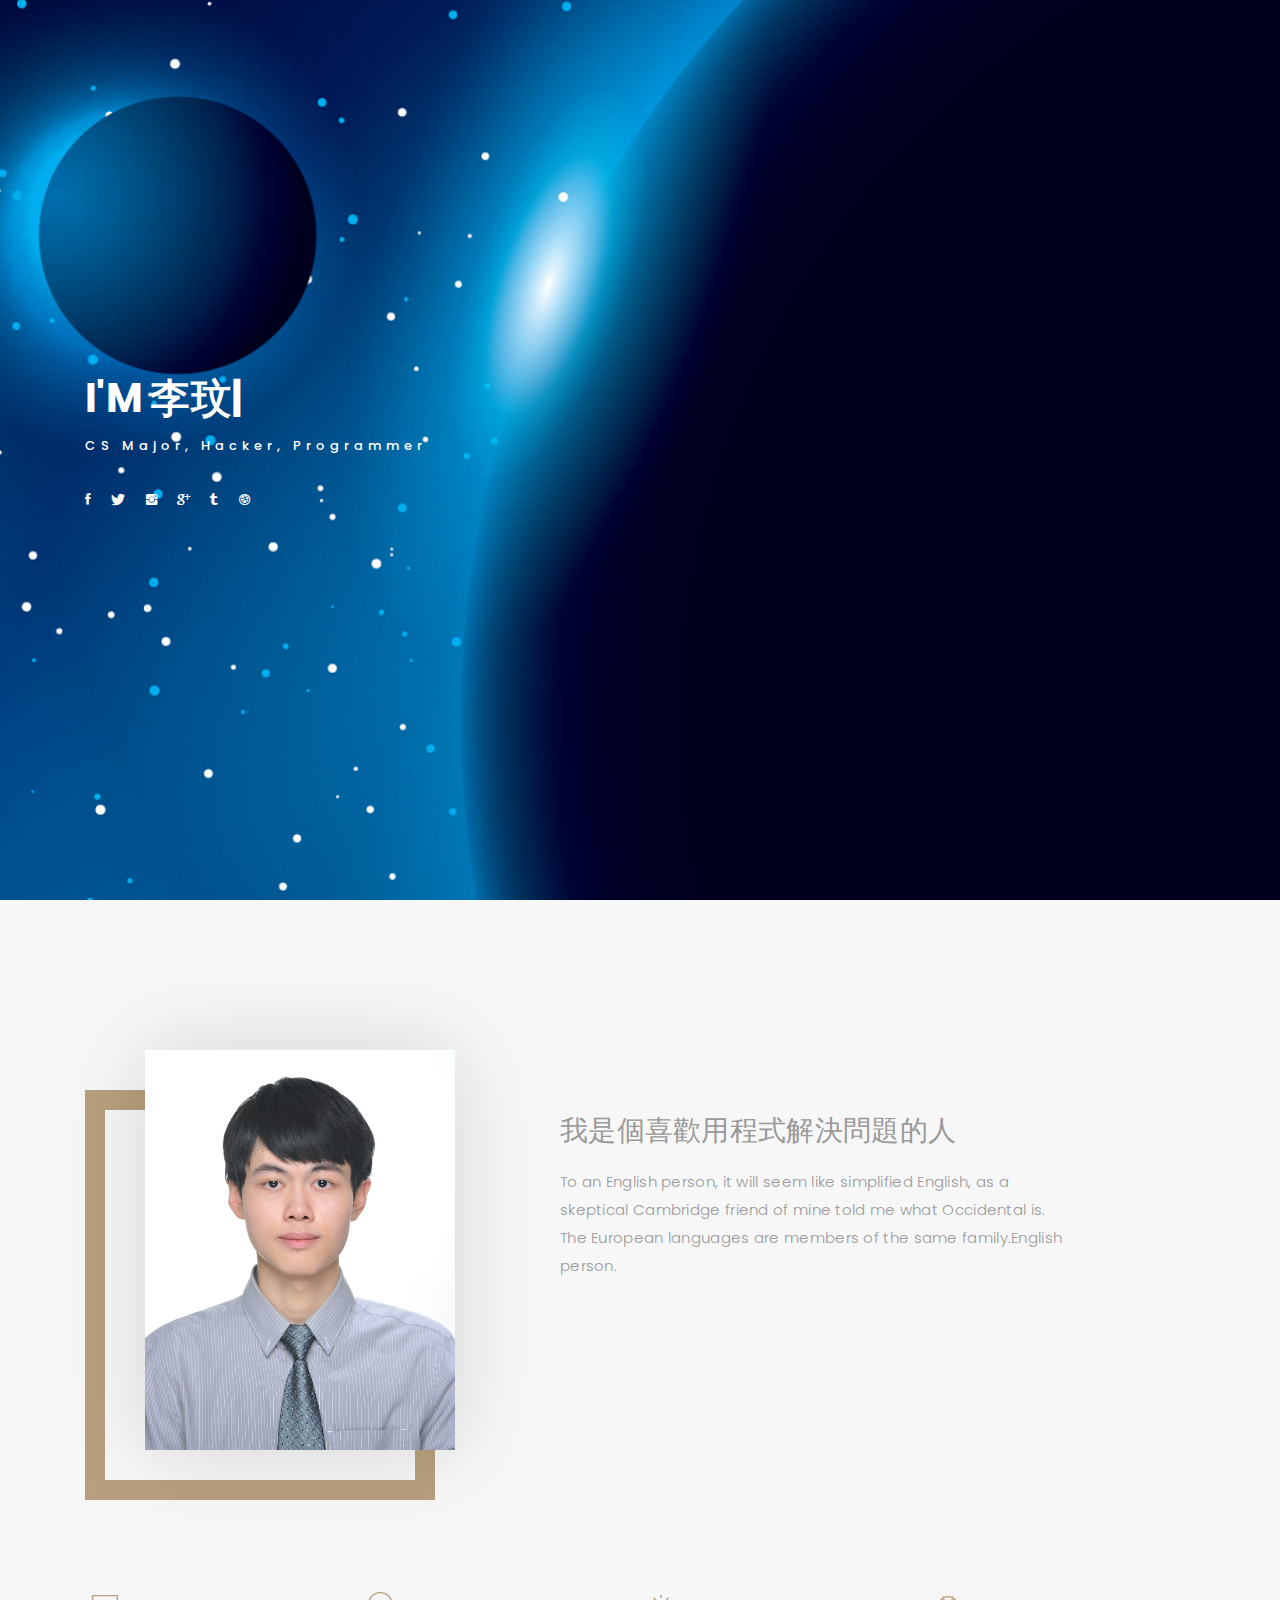
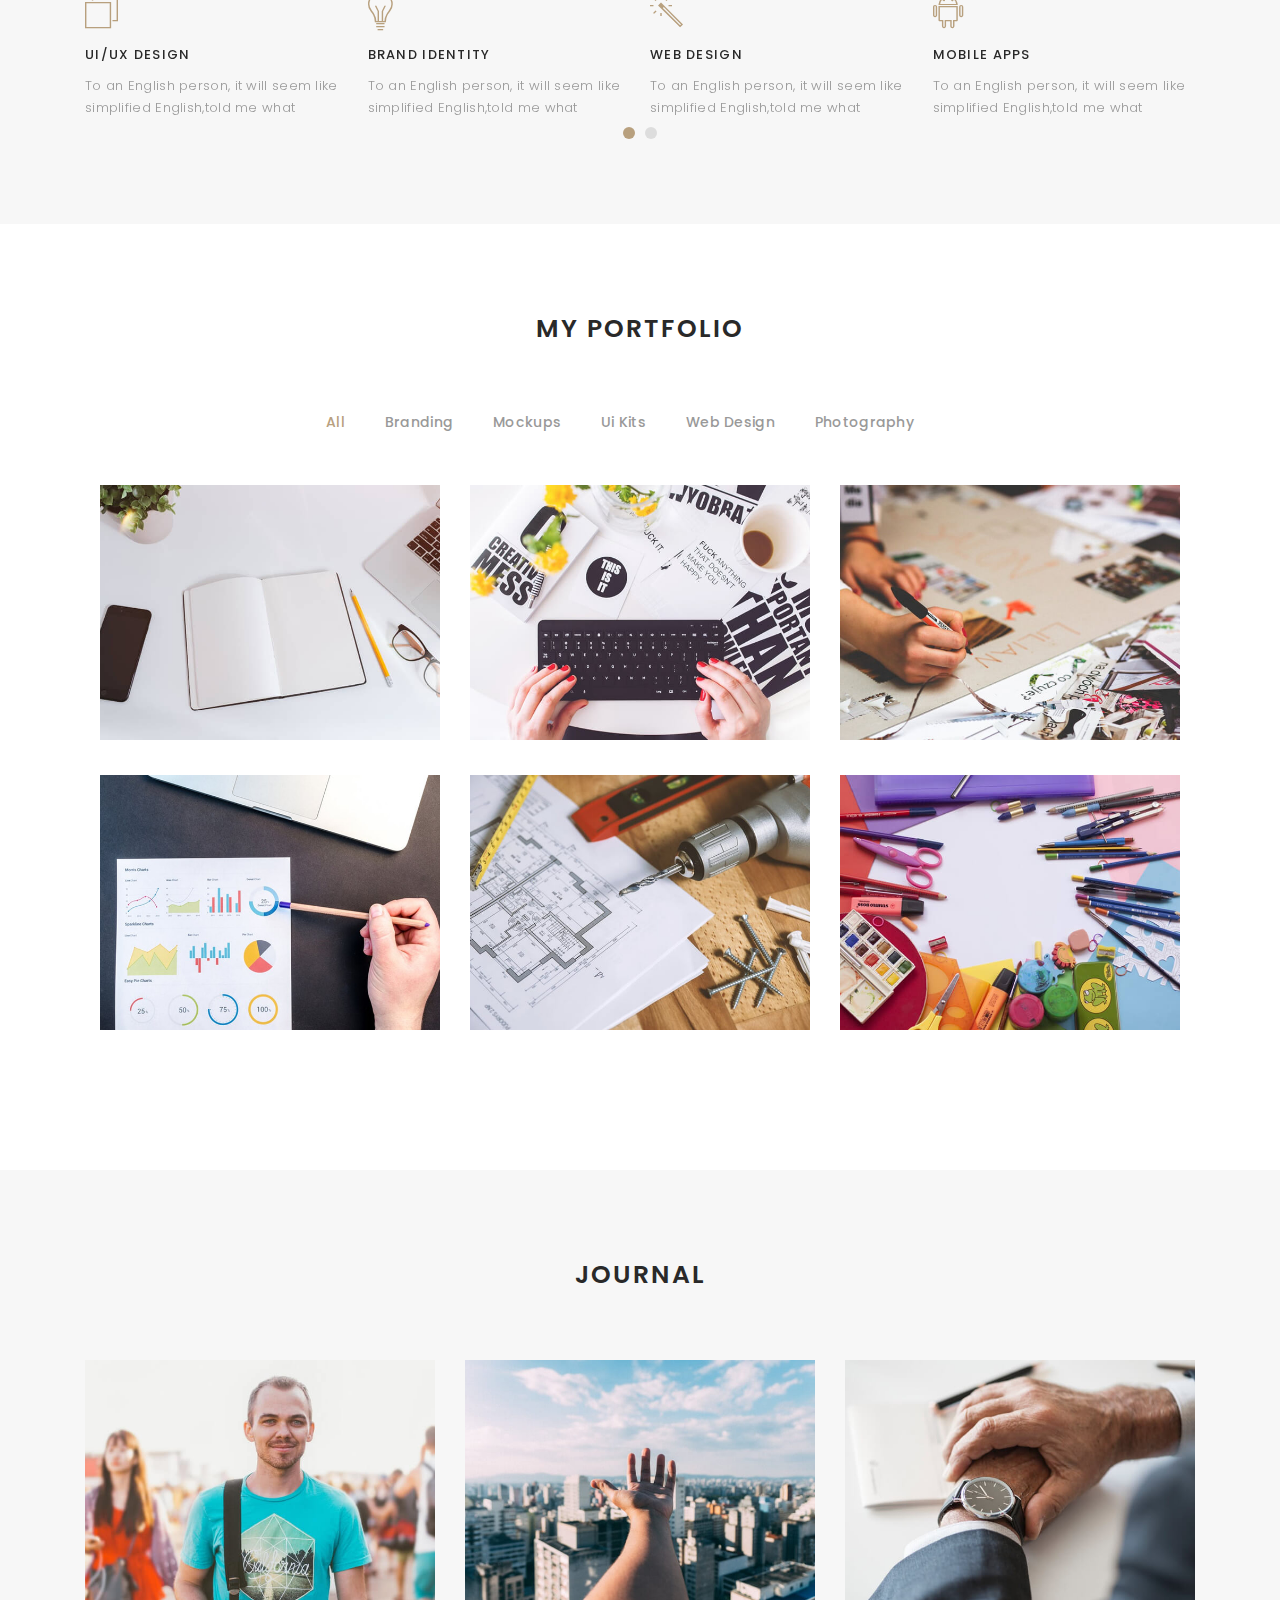
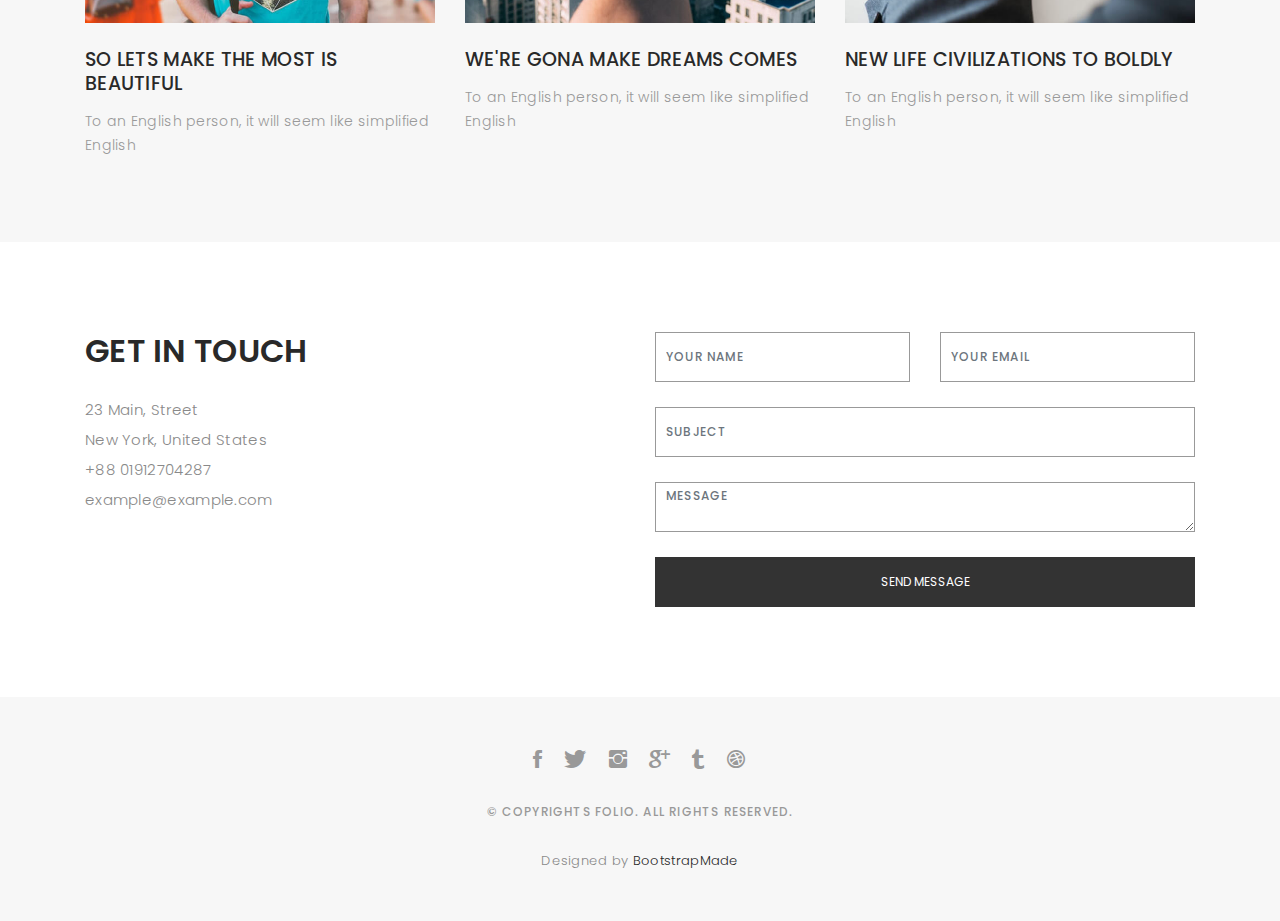
<file: Folio/index.html>
<!DOCTYPE html>
<html lang="en">

<head>
  <!-- meta -->
  <meta charset="utf-8">
  <meta content="width=device-width, initial-scale=1.0" name="viewport">

  <title>Folio - Personal Portfolio Template</title>
  <meta content="" name="keywords">
  <meta content="" name="description">

  <!-- Google Fonts -->
  <link href="https://fonts.googleapis.com/css?family=Poppins:300,300i,400,400i,500,500i,600,600i,700,700i|Playfair+Display:400,400i,700,700i,900,900i" rel="stylesheet">

  <!-- Bootstrap CSS File -->
  <link href="lib/bootstrap/css/bootstrap.min.css" rel="stylesheet">

  <!-- Libraries CSS Files -->
  <link href="lib/ionicons/css/ionicons.min.css" rel="stylesheet">
  <link href="lib/owlcarousel/assets/owl.carousel.min.css" rel="stylesheet">
  <link href="lib/magnific-popup/magnific-popup.css" rel="stylesheet">
  <link href="lib/hover/hover.min.css" rel="stylesheet">

  <!-- Main Stylesheet File -->
  <link href="css/style.css" rel="stylesheet">

  <!-- Responsive css -->
  <link href="css/responsive.css" rel="stylesheet">

  <!-- Favicon -->
  <link rel="shortcut icon" href="images/favicon.png">

  <!-- =======================================================
    Theme Name: Folio
    Theme URL: https://bootstrapmade.com/folio-bootstrap-portfolio-template/
    Author: BootstrapMade.com
    Author URL: https://bootstrapmade.com
  ======================================================= -->
</head>

<body>

  <!-- start section navbar -->
  <nav id="main-nav">
    <div class="row">
      <div class="container">

        <div class="logo">
          <a href="index.html"><img src="images/logo.png" alt="logo"></a>
        </div>

        <div class="responsive"><i data-icon="m" class="ion-navicon-round"></i></div>

        <ul class="nav-menu list-unstyled">
          <li><a href="#header" class="smoothScroll">Home</a></li>
          <li><a href="#about" class="smoothScroll">About</a></li>
          <li><a href="#portfolio" class="smoothScroll">Portfolio</a></li>
          <li><a href="#journal" class="smoothScroll">Blog</a></li>
          <li><a href="#contact" class="smoothScroll">Contact</a></li>
        </ul>

      </div>
    </div>
  </nav>
  <!-- End section navbar -->


  <!-- start section header -->
  <div id="header" class="home">

    <div class="container">
      <div class="header-content">
        <h1>I'm <span class="typed"></span></h1>
        <p>CS major, hacker, programmer</p>

        <ul class="list-unstyled list-social">
          <li><a href="#"><i class="ion-social-facebook"></i></a></li>
          <li><a href="#"><i class="ion-social-twitter"></i></a></li>
          <li><a href="#"><i class="ion-social-instagram"></i></a></li>
          <li><a href="#"><i class="ion-social-googleplus"></i></a></li>
          <li><a href="#"><i class="ion-social-tumblr"></i></a></li>
          <li><a href="#"><i class="ion-social-dribbble"></i></a></li>
        </ul>
      </div>
    </div>
  </div>
  <!-- End section header -->


  <!-- start section about us -->
  <div id="about" class="paddsection">
    <div class="container">
      <div class="row justify-content-between">

        <div class="col-lg-4 ">
          <div class="div-img-bg">
            <div class="about-img">
              <img src="images/me.jpg" class="img-responsive" alt="me">
            </div>
          </div>
        </div>

        <div class="col-lg-7">
          <div class="about-descr">

            <p class="p-heading">我是個喜歡用程式解決問題的人</p>
            <p class="separator">To an English person, it will seem like simplified English, as a skeptical Cambridge friend of mine told me what Occidental is. The European languages are members of the same family.English person.</p>

          </div>

        </div>
      </div>
    </div>
  </div>
  <!-- end section about us -->


  <!-- start section services -->
  <div id="services">
    <div class="container">

        <div class="services-carousel owl-theme">

          <div class="services-block">

            <i class="ion-ios-browsers-outline"></i>
            <span>UI/UX DESIGN</span>
            <p class="separator">To an English person, it will seem like simplified English,told me what </p>

          </div>

          <div class="services-block">

            <i class="ion-ios-lightbulb-outline"></i>
            <span>BRAND IDENTITY</span>
            <p class="separator">To an English person, it will seem like simplified English,told me what </p>

          </div>

          <div class="services-block">

            <i class="ion-ios-color-wand-outline"></i>
            <span>WEB DESIGN</span>
            <p class="separator">To an English person, it will seem like simplified English,told me what </p>

          </div>

          <div class="services-block">

            <i class="ion-social-android-outline"></i>
            <span>MOBILE APPS</span>
            <p class="separator">To an English person, it will seem like simplified English,told me what </p>

          </div>

          <div class="services-block">

            <i class="ion-ios-analytics-outline"></i>
            <span>Analytics</span>
            <p class="separator">To an English person, it will seem like simplified English,told me what </p>

          </div>

          <div class="services-block">

            <i class="ion-ios-camera-outline"></i>
            <span>PHOTOGRAPHY</span>
            <p class="separator">To an English person, it will seem like simplified English,told me what </p>

          </div>

        </div>

    </div>

  </div>
  <!-- end section services -->


  <!-- start section portfolio -->
  <div id="portfolio" class="text-center paddsection">

    <div class="container">
      <div class="section-title text-center">
        <h2>My Portfolio</h2>
      </div>
    </div>

    <div class="container">
      <div class="row">
        <div class="col-md-12">

          <div class="portfolio-list">

            <ul class="nav list-unstyled" id="portfolio-flters">
              <li class="filter filter-active" data-filter=".all">all</li>
              <li class="filter" data-filter=".branding">branding</li>
              <li class="filter" data-filter=".mockups">mockups</li>
              <li class="filter" data-filter=".uikits">ui kits</li>
              <li class="filter" data-filter=".webdesign">web design</li>
              <li class="filter" data-filter=".photography">photography</li>
            </ul>

          </div>

          <div class="portfolio-container">

            <div class="col-lg-4 col-md-6 portfolio-thumbnail all branding uikits webdesign">
              <a class="popup-img" href="images/portfolio/1.jpg">
                <img src="images/portfolio/1.jpg" alt="img">
              </a>
            </div>

            <div class="col-lg-4 col-md-6 portfolio-thumbnail all mockups uikits photography">
              <a class="popup-img" href="images/portfolio/2.jpg">
                <img src="images/portfolio/2.jpg"  alt="img">
              </a>
            </div>

            <div class="col-lg-4 col-md-6 portfolio-thumbnail all branding webdesig photographyn">
              <a class="popup-img" href="images/portfolio/3.jpg">
                <img src="images/portfolio/3.jpg" alt="img">
              </a>
            </div>

            <div class="col-lg-4 col-md-6 portfolio-thumbnail all mockups webdesign photography">
              <a class="popup-img" href="images/portfolio/4.jpg">
                <img src="images/portfolio/4.jpg" alt="img">
              </a>
            </div>

            <div class="col-lg-4 col-md-6 portfolio-thumbnail all branding uikits photography">
              <a class="popup-img" href="images/portfolio/5.jpg">
                <img src="images/portfolio/5.jpg" alt="img">
              </a>
            </div>

            <div class="col-lg-4 col-md-6 portfolio-thumbnail all mockups uikits webdesign">
              <a class="popup-img" href="images/portfolio/6.jpg">
                <img src="images/portfolio/6.jpg" alt="img">
              </a>
            </div>

          </div>
        </div>
      </div>
    </div>

  </div>
  <!-- End section portfolio -->


  <!-- start section journal -->
  <div id="journal" class="text-left paddsection">

    <div class="container">
      <div class="section-title text-center">
        <h2>journal</h2>
      </div>
    </div>

    <div class="container">
      <div class="journal-block">
        <div class="row">

          <div class="col-lg-4 col-md-6">
            <div class="journal-info">

              <a href="blog-single.html"><img src="images/blog-post-1.jpg" class="img-responsive" alt="img"></a>

              <div class="journal-txt">

                <h4><a href="blog-single.html">SO LETS MAKE THE MOST IS BEAUTIFUL</a></h4>
                <p class="separator">To an English person, it will seem like simplified English
                </p>

              </div>

            </div>
          </div>

          <div class="col-lg-4 col-md-6">
            <div class="journal-info">

              <a href="blog-single.html"><img src="images/blog-post-2.jpg" class="img-responsive" alt="img"></a>

              <div class="journal-txt">

                <h4><a href="#blog-single.html">WE'RE GONA MAKE DREAMS COMES</a></h4>
                <p class="separator">To an English person, it will seem like simplified English
                </p>

              </div>

            </div>
          </div>

          <div class="col-lg-4 col-md-6">
            <div class="journal-info">

              <a href="blog-single.html"><img src="images/blog-post-3.jpg" class="img-responsive" alt="img"></a>

              <div class="journal-txt">

                <h4><a href="blog-single.html">NEW LIFE CIVILIZATIONS TO BOLDLY</a></h4>
                <p class="separator">To an English person, it will seem like simplified English
                </p>

              </div>

            </div>
          </div>

        </div>
      </div>
    </div>

  </div>
  <!-- End section journal -->


  <!-- start sectoion contact -->
  <div id="contact" class="paddsection">
    <div class="container">
      <div class="contact-block1">
        <div class="row">

          <div class="col-lg-6">
            <div class="contact-contact">

              <h2 class="mb-30">GET IN TOUCH</h2>

              <ul class="contact-details">
                <li><span>23 Main, Street</span></li>
                <li><span>New York, United States</span></li>
                <li><span>+88 01912704287</span></li>
                <li><span>example@example.com</span></li>
              </ul>

            </div>
          </div>

          <div class="col-lg-6">
            <form action="" method="post" role="form" class="contactForm">
              <div class="row">

                <div id="sendmessage">Your message has been sent. Thank you!</div>
                <div id="errormessage"></div>

                <div class="col-lg-6">
                  <div class="form-group contact-block1">
                    <input type="text" name="name" class="form-control" id="name" placeholder="Your Name" data-rule="minlen:4" data-msg="Please enter at least 4 chars" />
                    <div class="validation"></div>
                  </div>
                </div>

                <div class="col-lg-6">
                  <div class="form-group">
                    <input type="email" class="form-control" name="email" id="email" placeholder="Your Email" data-rule="email" data-msg="Please enter a valid email" />
                    <div class="validation"></div>
                  </div>
                </div>

                <div class="col-lg-12">
                  <div class="form-group">
                    <input type="text" class="form-control" name="subject" id="subject" placeholder="Subject" data-rule="minlen:4" data-msg="Please enter at least 8 chars of subject" />
                    <div class="validation"></div>
                  </div>
                </div>

                <div class="col-lg-12">
                  <div class="form-group">
                    <textarea class="form-control" name="message" rows="12" data-rule="required" data-msg="Please write something for us" placeholder="Message"></textarea>
                    <div class="validation"></div>
                  </div>
                </div>

                <div class="col-lg-12">
                  <input type="submit" class="btn btn-defeault btn-send" value="Send message">
                </div>

              </div>
            </form>
          </div>
        </div>
      </div>
    </div>
  </div>
  <!-- start sectoion contact -->


  <!-- start section footer -->
  <div id="footer" class="text-center">
    <div class="container">
      <div class="socials-media text-center">

        <ul class="list-unstyled">
          <li><a href="#"><i class="ion-social-facebook"></i></a></li>
          <li><a href="#"><i class="ion-social-twitter"></i></a></li>
          <li><a href="#"><i class="ion-social-instagram"></i></a></li>
          <li><a href="#"><i class="ion-social-googleplus"></i></a></li>
          <li><a href="#"><i class="ion-social-tumblr"></i></a></li>
          <li><a href="#"><i class="ion-social-dribbble"></i></a></li>
        </ul>

      </div>

      <p>&copy; Copyrights Folio. All rights reserved.</p>

      <div class="credits">
        <!--
          All the links in the footer should remain intact.
          You can delete the links only if you purchased the pro version.
          Licensing information: https://bootstrapmade.com/license/
          Purchase the pro version with working PHP/AJAX contact form: https://bootstrapmade.com/buy/?theme=Folio
        -->
        Designed by <a href="https://bootstrapmade.com/">BootstrapMade</a>
      </div>

    </div>
  </div>
  <!-- End section footer -->

  <!-- JavaScript Libraries -->
  <script src="lib/jquery/jquery.min.js"></script>
  <script src="lib/jquery/jquery-migrate.min.js"></script>
  <script src="lib/bootstrap/js/bootstrap.bundle.min.js"></script>
  <script src="lib/typed/typed.js"></script>
  <script src="lib/owlcarousel/owl.carousel.min.js"></script>
  <script src="lib/magnific-popup/magnific-popup.min.js"></script>
  <script src="lib/isotope/isotope.pkgd.min.js"></script>

  <!-- Contact Form JavaScript File -->
  <script src="contactform/contactform.js"></script>

  <!-- Template Main Javascript File -->
  <script src="js/main.js"></script>

</body>

</html>
</file>
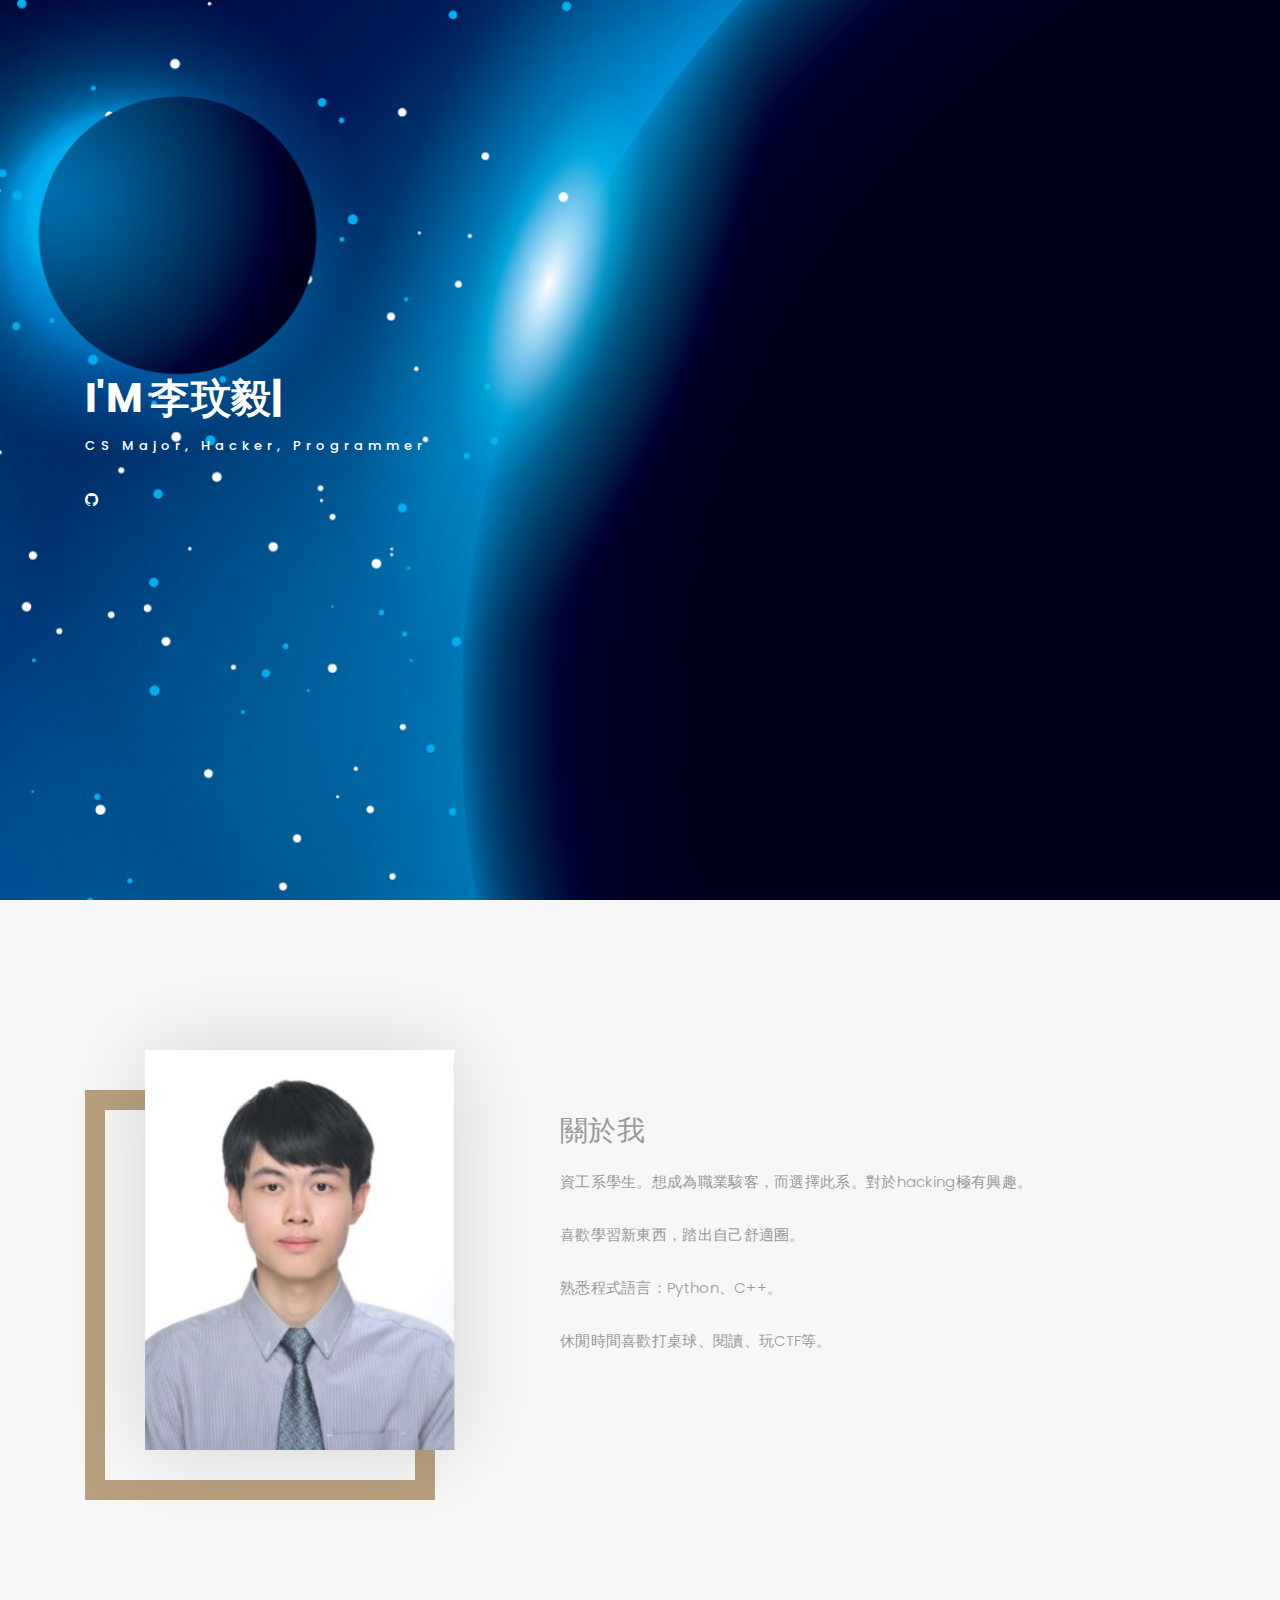
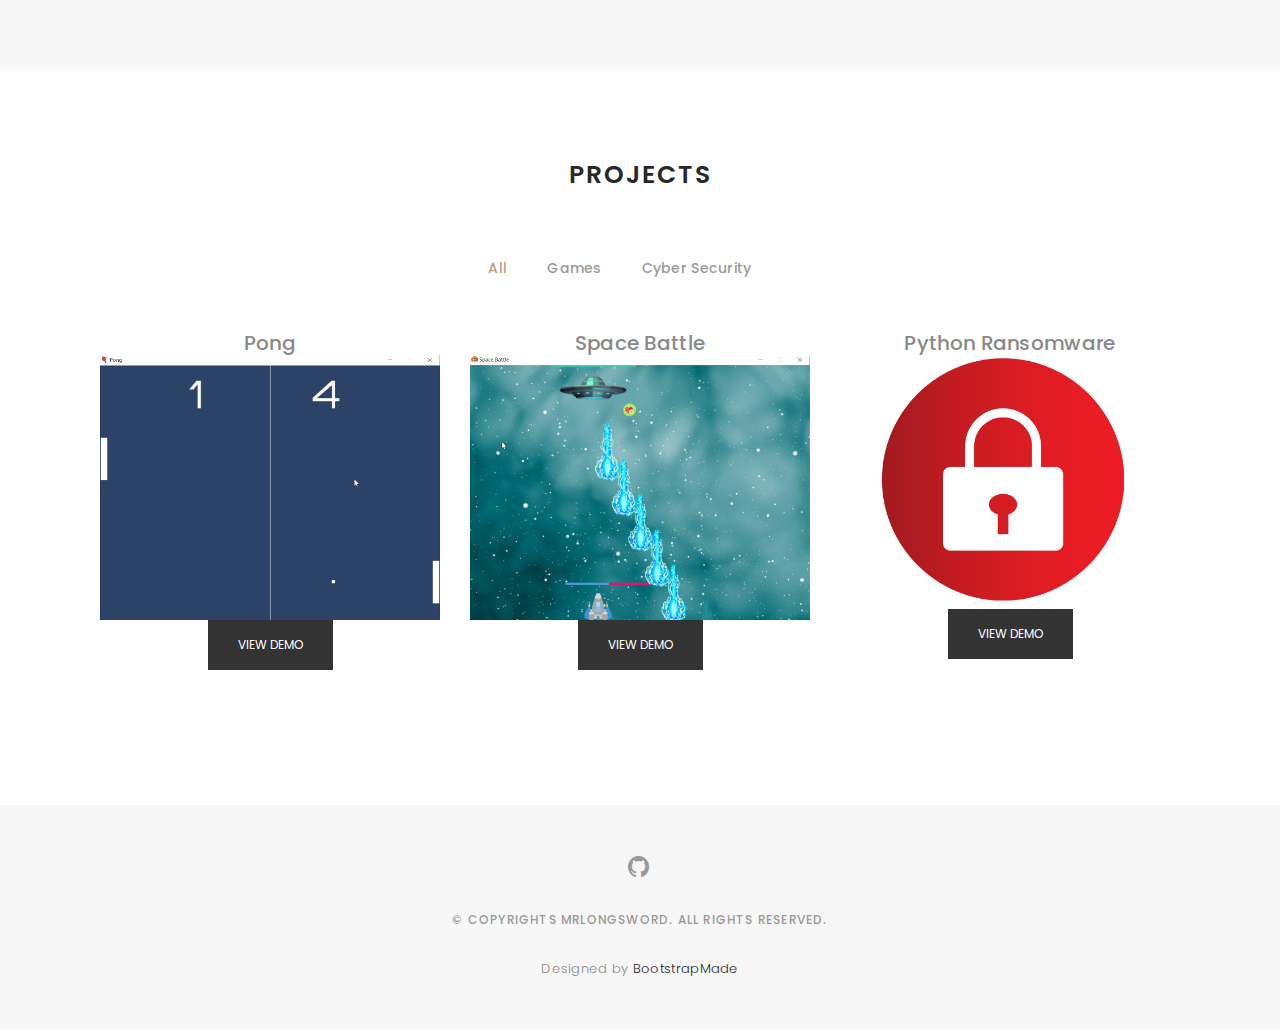
<file: portfolio/index.html>
<!DOCTYPE html>
<html lang="zh-Hant-TW">

<head>
  <!-- meta -->
  <meta charset="utf-8">
  <meta content="width=device-width, initial-scale=1.0" name="viewport">

  <title>Portfolio Site</title>
  <meta content="" name="keywords">
  <meta content="" name="description">

  <!-- Google Fonts -->
  <link href="https://fonts.googleapis.com/css?family=Poppins:300,300i,400,400i,500,500i,600,600i,700,700i|Playfair+Display:400,400i,700,700i,900,900i" rel="stylesheet">

  <!-- Bootstrap CSS File -->
  <link href="lib/bootstrap/css/bootstrap.min.css" rel="stylesheet">

  <!-- Libraries CSS Files -->
  <link href="lib/ionicons/css/ionicons.min.css" rel="stylesheet">
  <link href="lib/owlcarousel/assets/owl.carousel.min.css" rel="stylesheet">
  <link href="lib/magnific-popup/magnific-popup.css" rel="stylesheet">
  <link href="lib/hover/hover.min.css" rel="stylesheet">

  <!-- Main Stylesheet File -->
  <link href="css/style.css" rel="stylesheet">

  <!-- Responsive css -->
  <link href="css/responsive.css" rel="stylesheet">

  <!-- Favicon -->
  <link rel="shortcut icon" href="images/favicon.png">

  <!-- =======================================================
    Theme Name: Folio
    Theme URL: https://bootstrapmade.com/folio-bootstrap-portfolio-template/
    Author: BootstrapMade.com
    Author URL: https://bootstrapmade.com
  ======================================================= -->
</head>

<body>

  <!-- start section navbar -->
  <nav id="main-nav">
    <div class="row">
      <div class="container">

        <div class="logo">
          <a href="index.html"><img src="images/logo.png" alt="logo"></a>
        </div>

        <div class="responsive"><i data-icon="m" class="ion-navicon-round"></i></div>

        <ul class="nav-menu list-unstyled">
          <li><a href="#header" class="smoothScroll">Home</a></li>
          <li><a href="#about" class="smoothScroll">About</a></li>
          <li><a href="#portfolio" class="smoothScroll">Projects</a></li>
          <!--li><a href="#journal" class="smoothScroll">Blog</a></li-->
          <!--li><a href="#contact" class="smoothScroll">Contact</a></li-->
        </ul>

      </div>
    </div>
  </nav>
  <!-- End section navbar -->


  <!-- start section header -->
  <div id="header" class="home">

    <div class="container">
      <div class="header-content">
        <h1>I'm <span class="typed"></span></h1>
        <p>CS major, hacker, programmer</p>
        <ul class="list-unstyled list-social">
          <li><a href="https://github.com/mrlongsword"><i class="ion-social-github"></i></a></li>
          
        </ul>
      </div>
    </div>
  </div>
  <!-- End section header -->

 
  <!-- start section about us -->
  <div id="about" class="paddsection">
    <div class="container">
      <div class="row justify-content-between">

        <div class="col-lg-4 ">
          <div class="div-img-bg">
            <div class="about-img">
              <img src="images/me.jpg" class="img-responsive" alt="me">
            </div>
          </div>
        </div>

        <div class="col-lg-7">
          <div class="about-descr">

            <p class="p-heading">關於我</p>
            <!--p class="separator">為了當駭客而選擇資工系，對於hacking極有興趣的學生。</p-->
            <p class="separator">資工系學生。想成為職業駭客，而選擇此系。對於hacking極有興趣。</p>
            <p class="separator">喜歡學習新東西，踏出自己舒適圈。</p>
            <p class="separator">熟悉程式語言：Python、C++。</p>
            <p class="separator">休閒時間喜歡打桌球、閱讀、玩CTF等。</p>
            
          </div>

        </div>
      </div>
    </div>
  </div>
  <!-- end section about us -->


  <!-- start section services -->
  <div id="services">
    <div class="container">

        <!--div class="services-carousel owl-theme">

          <div class="services-block">

            <i class="ion-ios-browsers-outline"></i>
            <span>閱讀</span>
            <p class="separator">To an English person, it will seem like simplified English,told me what </p>

          </div>

          <div class="services-block">

            <i class="ion-ios-lightbulb-outline"></i>
            <span>桌球</span>
            <p class="separator">To an English person, it will seem like simplified English,told me what </p>

          </div>

          <div class="services-block">

            <i class="ion-android-laptop"></i>
            <span>研究資安</span>
            <p class="separator">To an English person, it will seem like simplified English,told me what </p>

          </div>

          <div class="services-block">

            <i class="ion-social-python"></i>
            <span>Python</span>
            <p class="separator">第一次接觸的程式語言，也是我最喜歡的程式語言 </p>

          </div>

          <div class="services-block">

            <i class="ion-social-tux"></i>
            <span>寫小遊戲</span>
            <p class="separator">To an English person, it will seem like simplified English,told me what </p>

          </div>

          <div class="services-block">

            <i class="ion-ios-camera-outline"></i>
            <span>PHOTOGRAPHY</span>
            <p class="separator">To an English person, it will seem like simplified English,told me what </p>

          </div>

        </div-->

    </div>

  </div>
  <!-- end section services -->


  <!-- start section portfolio -->
  <div id="portfolio" class="text-center paddsection">

    <div class="container">
      <div class="section-title text-center">
        <h2>Projects</h2>
      </div>
    </div>

    <div class="container">
      <div class="row">
        <div class="col-md-12">

          <div class="portfolio-list">

            <ul class="nav list-unstyled" id="portfolio-flters">
              <li class="filter filter-active" data-filter=".all">all</li>
              <li class="filter" data-filter=".games">Games</li>
              <li class="filter" data-filter=".cybersec">Cyber Security</li>
              <!--li class="filter" data-filter=".mockups">mockups</li>
              <li class="filter" data-filter=".uikits">ui kits</li>
              <li class="filter" data-filter=".webdesign">web design</li>
              <li class="filter" data-filter=".photography">photography</li-->
            </ul>

          </div>

          <div class="portfolio-container">
            <div class="col-lg-4 col-md-6 portfolio-thumbnail all games">
              <h5>Pong</h5>
              <a class="popup-img" href="images/portfolio/Pong.png">
                <img src="images/portfolio/Pong.png" alt="video">
              </a>
              <button type="button" class="btn btn-primary video-btn" data-toggle="modal" data-src="https://www.youtube.com/embed/KA1mY97Phdc" data-target="#myModal">
                view demo
              </button>
              
            </div>

            <div class="col-lg-4 col-md-6 portfolio-thumbnail all games">
              <h5>Space Battle</h5>
              <a class="popup-img" href="images/portfolio/Space Battle.png">
                <img src="images/portfolio/Space Battle.png" alt="video">
              </a>
              <button type="button" class="btn btn-primary video-btn" data-toggle="modal" data-src="https://www.youtube.com/embed/FzSqZRNf-gQ" data-target="#myModal">
                view demo
              </button>
            </div>

            <div class="col-lg-4 col-md-6 portfolio-thumbnail all cybersec">
              <h5>Python Ransomware</h5>
              <a class="popup-img" href="images/portfolio/lock1.png">
                <img src="images/portfolio/lock1.png" alt="video">
              </a>
              <button type="button" class="btn btn-primary video-btn" data-toggle="modal" data-src="https://www.youtube.com/embed/VED0ZYSS3_s" data-target="#myModal">
                view demo
              </button>
            </div>
<!--delete this if it dont work>
< Modal>
<div class="modal fade" id="myModal" tabindex="-1" role="dialog" aria-labelledby="exampleModalLabel" aria-hidden="true">
  <div class="modal-dialog" role="document">
    <div class="modal-content">
      <div class="modal-body">
       <button type="button" class="close" data-dismiss="modal" aria-label="Close">
          <span aria-hidden="true">&times;</span>
        </button>        
        < 16:9 aspect ratio >
<div class="embed-responsive embed-responsive-16by9">
  <iframe class="embed-responsive-item" src="" id="video"  allowscriptaccess="always" allow="autoplay" allowfullscreen = "always"></iframe>
</div>
<end delete-->
            <!--div class="col-lg-4 col-md-6 portfolio-thumbnail all mockups uikits photography branding">
              <a class="popup-img" href="images/portfolio/2.jpg">
                <img src="images/portfolio/2.jpg"  alt="img">
              </a>
            </div>

            <div class="col-lg-4 col-md-6 portfolio-thumbnail all branding webdesig photographyn">
              <a class="popup-img" href="images/portfolio/3.jpg">
                <img src="images/portfolio/3.jpg" alt="img">
              </a>
            </div>

            <div class="col-lg-4 col-md-6 portfolio-thumbnail all mockups webdesign photography">
              <a class="popup-img" href="images/portfolio/4.jpg">
                <img src="images/portfolio/4.jpg" alt="img">
              </a>
            </div>

            <div class="col-lg-4 col-md-6 portfolio-thumbnail all branding uikits photography">
              <a class="popup-img" href="images/portfolio/5.jpg">
                <img src="images/portfolio/5.jpg" alt="img">
              </a>
            </div>

            <div class="col-lg-4 col-md-6 portfolio-thumbnail all mockups uikits webdesign">
              <a class="popup-img" href="images/portfolio/6.jpg">
                <img src="images/portfolio/6.jpg" alt="img">
              </a>
            </div-->

          </div>
        </div>
      </div>
    </div>

  </div>
  <!-- End section portfolio -->


  <!-- start section journal -->
  <!--div id="journal" class="text-left paddsection">

    <div class="container">
      <div class="section-title text-center">
        <h2>Blog</h2>
      </div>
    </div>

    <div class="container">
      <div class="journal-block">
        <div class="row">

          <div class="col-lg-4 col-md-6">
            <div class="journal-info">

              <a href="blog-single.html"><img src="images/blog-post-1.jpg" class="img-responsive" alt="img"></a>

              <div class="journal-txt">

                <h4><a href="blog-single.html">SO LETS MAKE THE MOST IS BEAUTIFUL</a></h4>
                <p class="separator">To an English person, it will seem like simplified English
                </p>

              </div>

            </div>
          </div>

          <div class="col-lg-4 col-md-6">
            <div class="journal-info">

              <a href="blog-single.html"><img src="images/blog-post-2.jpg" class="img-responsive" alt="img"></a>

              <div class="journal-txt">

                <h4><a href="#blog-single.html">WE'RE GONA MAKE DREAMS COMES</a></h4>
                <p class="separator">To an English person, it will seem like simplified English
                </p>

              </div>

            </div>
          </div>

          <div class="col-lg-4 col-md-6">
            <div class="journal-info">

              <a href="blog-single.html"><img src="images/blog-post-3.jpg" class="img-responsive" alt="img"></a>

              <div class="journal-txt">

                <h4><a href="blog-single.html">NEW LIFE CIVILIZATIONS TO BOLDLY</a></h4>
                <p class="separator">To an English person, it will seem like simplified English
                </p>

              </div>

            </div>
          </div>

        </div>
      </div>
    </div>

  </div-->
  <!-- End section journal -->


  <!-- start sectoion contact -->
  <!--div id="contact" class="paddsection">
    <div class="container">
      <div class="contact-block1">
        <div class="row">

          <div class="col-lg-6">
            <div class="contact-contact">

              <h2 class="mb-30">GET IN TOUCH</h2>

              <ul class="contact-details">
                <li><span>23 Main, Street</span></li>
                <li><span>New York, United States</span></li>
                <li><span>+88 01912704287</span></li>
                <li><span>example@example.com</span></li>
              </ul>

            </div>
          </div>

          <div class="col-lg-6">
            <form action="" method="post" role="form" class="contactForm">
              <div class="row">

                <div id="sendmessage">Your message has been sent. Thank you!</div>
                <div id="errormessage"></div>

                <div class="col-lg-6">
                  <div class="form-group contact-block1">
                    <input type="text" name="name" class="form-control" id="name" placeholder="Your Name" data-rule="minlen:4" data-msg="Please enter at least 4 chars" />
                    <div class="validation"></div>
                  </div>
                </div>

                <div class="col-lg-6">
                  <div class="form-group">
                    <input type="email" class="form-control" name="email" id="email" placeholder="Your Email" data-rule="email" data-msg="Please enter a valid email" />
                    <div class="validation"></div>
                  </div>
                </div>

                <div class="col-lg-12">
                  <div class="form-group">
                    <input type="text" class="form-control" name="subject" id="subject" placeholder="Subject" data-rule="minlen:4" data-msg="Please enter at least 8 chars of subject" />
                    <div class="validation"></div>
                  </div>
                </div>

                <div class="col-lg-12">
                  <div class="form-group">
                    <textarea class="form-control" name="message" rows="12" data-rule="required" data-msg="Please write something for us" placeholder="Message"></textarea>
                    <div class="validation"></div>
                  </div>
                </div>

                <div class="col-lg-12">
                  <input type="submit" class="btn btn-defeault btn-send" value="Send message">
                </div>

              </div>
            </form>
          </div>
        </div>
      </div>
    </div>
  </div-->
  <!-- start sectoion contact -->


  <!-- start section footer -->
  <div id="footer" class="text-center">
    <div class="container">
      <div class="socials-media text-center">

        <ul class="list-unstyled">
          <li><a href="https://github.com/mrlongsword"><i class="ion-social-github"></i></a></li>
        </ul>

      </div>

      <p>&copy; Copyrights mrlongsword. All rights reserved.</p>

      <div class="credits">
        <!--
          All the links in the footer should remain intact.
          You can delete the links only if you purchased the pro version.
          Licensing information: https://bootstrapmade.com/license/
          Purchase the pro version with working PHP/AJAX contact form: https://bootstrapmade.com/buy/?theme=Folio
        -->
        Designed by <a href="https://bootstrapmade.com/">BootstrapMade</a>
      </div>

    </div>
  </div>
  <!-- End section footer -->
  <div class="modal fade" id="myModal" tabindex="-1" role="dialog" aria-labelledby="exampleModalLabel"
    aria-hidden="true">
    <div class="modal-dialog" role="document">
      <div class="modal-content">

        <div class="modal-body">

          <button type="button" class="close" data-dismiss="modal" aria-label="Close">
            <span aria-hidden="true">&times;</span>
          </button>
          <!-- 16:9 aspect ratio -->
          <div class="embed-responsive embed-responsive-16by9">
            <iframe class="embed-responsive-item" src="" id="video"
              allow="accelerometer; autoplay; encrypted-media; gyroscope; picture-in-picture" allowfullscreen></iframe>
          </div>

        </div>

      </div>
    </div>
  </div>
  <!--try this-->
  
  <!-- JavaScript Libraries -->
  <script src="lib/jquery/jquery.min.js"></script>
  <script src="lib/jquery/jquery-migrate.min.js"></script>
  <script src="lib/bootstrap/js/bootstrap.bundle.min.js"></script>
  <script src="lib/typed/typed.js"></script>
  <script src="lib/owlcarousel/owl.carousel.min.js"></script>
  <script src="lib/magnific-popup/magnific-popup.min.js"></script>
  <script src="lib/isotope/isotope.pkgd.min.js"></script>
  <!--script src="lib/bootstrap/js/bootstrap.min.js"></script-->
  <!-- Contact Form JavaScript File -->
  <script src="contactform/contactform.js"></script>

  <!-- Template Main Javascript File -->
  <script src="js/main.js"></script>
  <!--JS for the video player-->
  <script src="js/video.js"></script>
</body>

</html>
</file>
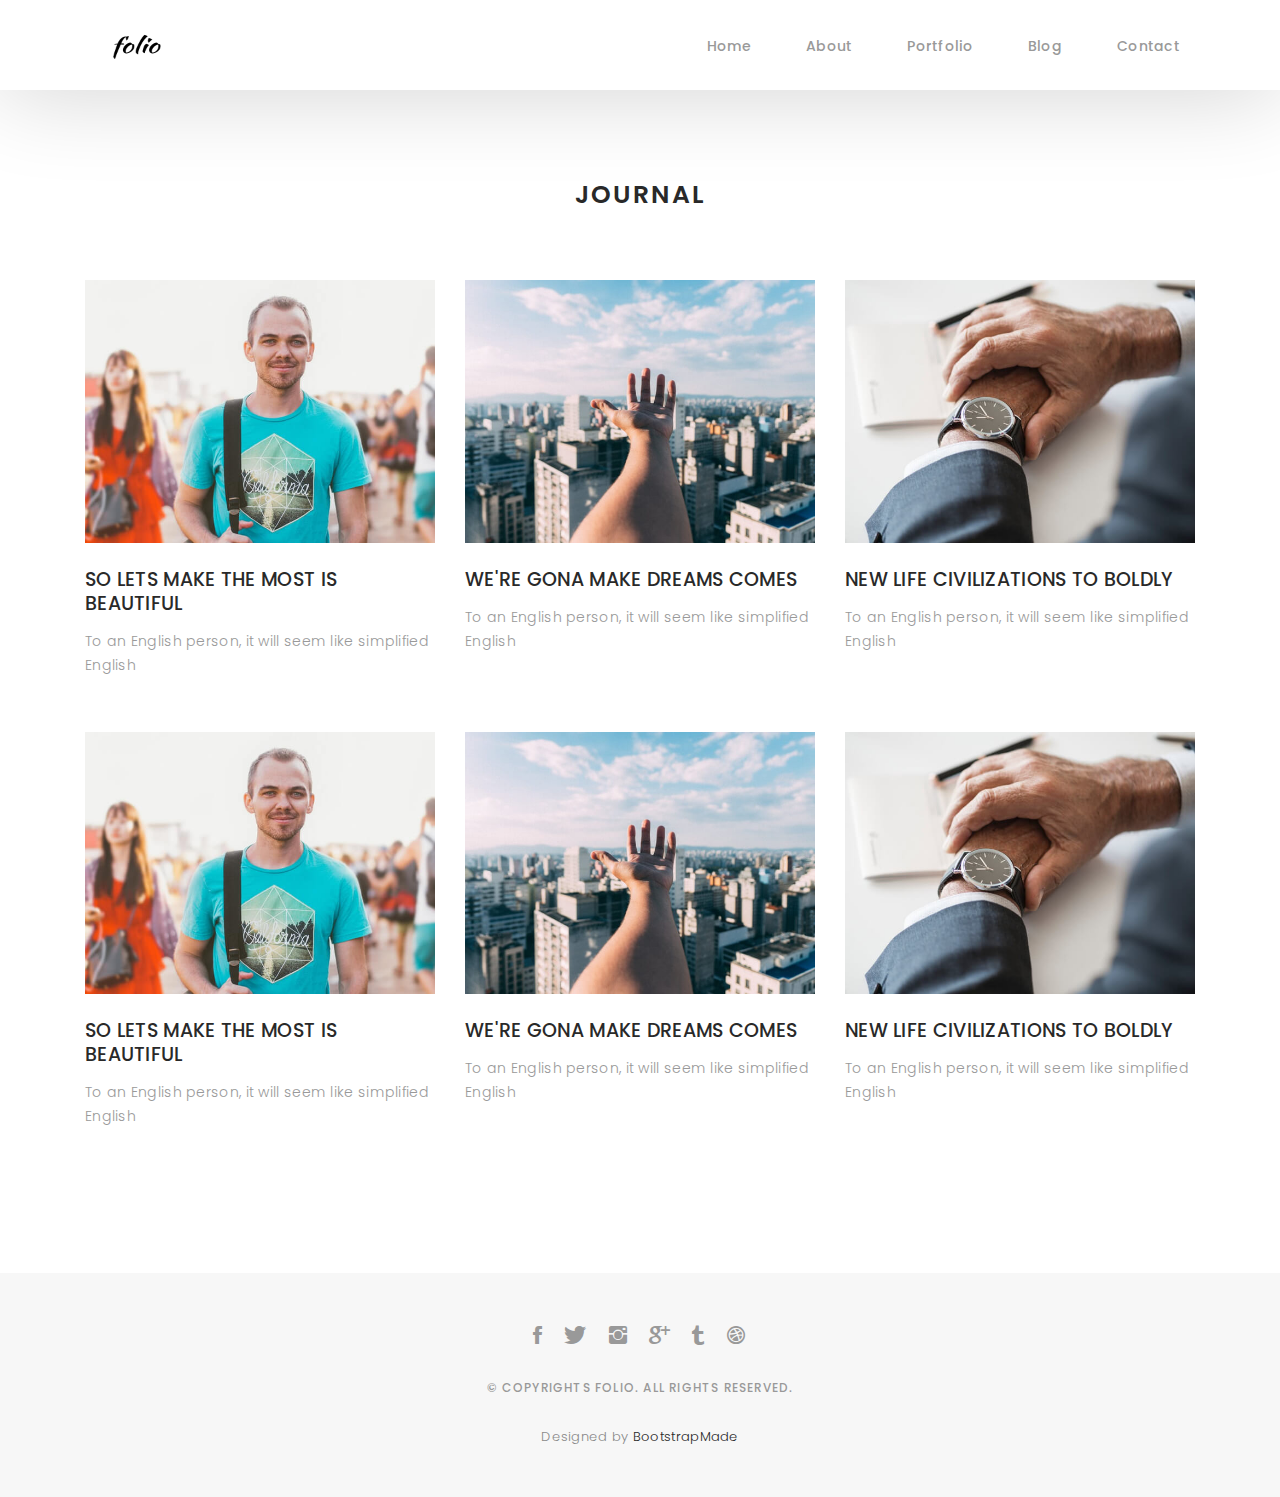
<file: Folio/blog-grid.html>
<!DOCTYPE html>
<html lang="en">

<head>
  <!-- meta -->
  <meta charset="utf-8">
  <meta content="width=device-width, initial-scale=1.0" name="viewport">

  <title>Folio - Blog Grid</title>
  <meta content="" name="keywords">
  <meta content="" name="description">

  <!-- Google Fonts -->
  <link href="https://fonts.googleapis.com/css?family=Poppins:300,300i,400,400i,500,500i,600,600i,700,700i|Playfair+Display:400,400i,700,700i,900,900i" rel="stylesheet">

  <!-- Bootstrap CSS File -->
  <link href="lib/bootstrap/css/bootstrap.min.css" rel="stylesheet">

  <!-- Libraries CSS Files -->
  <link href="lib/ionicons/css/ionicons.min.css" rel="stylesheet">
  <link href="lib/owlcarousel/assets/owl.carousel.min.css" rel="stylesheet">
  <link href="lib/magnific-popup/magnific-popup.css" rel="stylesheet">
  <link href="lib/hover/hover.min.css" rel="stylesheet">

  <!-- Blog Stylesheet File -->
  <link href="css/blog.css" rel="stylesheet">

  <!-- Main Stylesheet File -->
  <link href="css/style.css" rel="stylesheet">

  <!-- Responsive css -->
  <link href="css/responsive.css" rel="stylesheet">

  <!-- Favicon -->
  <link rel="shortcut icon" href="images/favicon.png">

  <!-- =======================================================
    Theme Name: Folio
    Theme URL: https://bootstrapmade.com/folio-bootstrap-portfolio-template/
    Author: BootstrapMade.com
    Author URL: https://bootstrapmade.com
  ======================================================= -->
</head>

<body>

  <!-- start section navbar -->
  <nav id="main-nav-subpage" class="subpage-nav">
    <div class="row">
      <div class="container">

        <div class="logo">
          <a href="index.html"><img src="images/logo.png" alt="logo"></a>
        </div>

        <div class="responsive"><i data-icon="m" class="ion-navicon-round"></i></div>

        <ul class="nav-menu list-unstyled">
          <li><a href="#homee" class="smoothScroll">Home</a></li>
          <li><a href="#about" class="smoothScroll">About</a></li>
          <li><a href="#portfolio" class="smoothScroll">Portfolio</a></li>
          <li><a href="#blog" class="smoothScroll">Blog</a></li>
          <li><a href="#contact" class="smoothScroll">Contact</a></li>
        </ul>

      </div>
    </div>
  </nav>
  <!-- End section navbar -->

  <!-- start section journal -->
  <div id="journal-blog" class="text-left  paddsections">

    <div class="container">
      <div class="section-title text-center">
        <h2>journal</h2>
      </div>
    </div>

    <div class="container">
      <div class="journal-block">
        <div class="row">

          <div class="col-lg-4 col-md-6">
            <div class="journal-info mb-30">

              <a href="blog-single.html"><img src="images/blog-post-1.jpg" class="img-responsive" alt="img"></a>

              <div class="journal-txt">

                <h4><a href="blog-single.html">SO LETS MAKE THE MOST IS BEAUTIFUL</a></h4>
                <p class="separator">To an English person, it will seem like simplified English
                </p>

              </div>

            </div>
          </div>

          <div class="col-lg-4 col-md-6">
            <div class="journal-info mb-30">

              <a href="blog-single.html"><img src="images/blog-post-2.jpg" class="img-responsive" alt="img"></a>

              <div class="journal-txt">

                <h4><a href="blog-single.html">WE'RE GONA MAKE DREAMS COMES</a></h4>
                <p class="separator">To an English person, it will seem like simplified English
                </p>

              </div>

            </div>
          </div>

          <div class="col-lg-4 col-md-6">
            <div class="journal-info mb-30">

              <a href="blog-single.html"><img src="images/blog-post-3.jpg" class="img-responsive" alt="img"></a>

              <div class="journal-txt">

                <h4><a href="blog-single.html">NEW LIFE CIVILIZATIONS TO BOLDLY</a></h4>
                <p class="separator">To an English person, it will seem like simplified English
                </p>

              </div>

            </div>
          </div>

          <div class="col-lg-4 col-md-6">
            <div class="journal-info mb-30">

              <a href="blog-single.html"><img src="images/blog-post-1.jpg" class="img-responsive" alt="img"></a>

              <div class="journal-txt">

                <h4><a href="blog-single.html">SO LETS MAKE THE MOST IS BEAUTIFUL</a></h4>
                <p class="separator">To an English person, it will seem like simplified English
                </p>

              </div>

            </div>
          </div>

          <div class="col-lg-4 col-md-6">
            <div class="journal-info mb-30">

              <a href="blog-single.html"><img src="images/blog-post-2.jpg" class="img-responsive" alt="img"></a>

              <div class="journal-txt">

                <h4><a href="blog-single.html">WE'RE GONA MAKE DREAMS COMES</a></h4>
                <p class="separator">To an English person, it will seem like simplified English
                </p>

              </div>

            </div>
          </div>

          <div class="col-lg-4 col-md-6">
            <div class="journal-info mb-30">

              <a href="blog-single.html"><img src="images/blog-post-3.jpg" class="img-responsive" alt="img"></a>

              <div class="journal-txt">

                <h4><a href="blog-single.html">NEW LIFE CIVILIZATIONS TO BOLDLY</a></h4>
                <p class="separator">To an English person, it will seem like simplified English
                </p>

              </div>

            </div>
          </div>

        </div>
      </div>
    </div>
  </div>
  <!-- End section journal -->


  <!-- start section footer -->
  <div id="footer" class="text-center">
    <div class="container">
      <div class="socials-media text-center">

        <ul class="list-unstyled">
          <li><a href="#"><i class="ion-social-facebook"></i></a></li>
          <li><a href="#"><i class="ion-social-twitter"></i></a></li>
          <li><a href="#"><i class="ion-social-instagram"></i></a></li>
          <li><a href="#"><i class="ion-social-googleplus"></i></a></li>
          <li><a href="#"><i class="ion-social-tumblr"></i></a></li>
          <li><a href="#"><i class="ion-social-dribbble"></i></a></li>
        </ul>

      </div>

      <p>&copy; Copyrights Folio. All rights reserved.</p>

      <div class="credits">
        <!--
          All the links in the footer should remain intact.
          You can delete the links only if you purchased the pro version.
          Licensing information: https://bootstrapmade.com/license/
          Purchase the pro version with working PHP/AJAX contact form: https://bootstrapmade.com/buy/?theme=Folio
        -->
        Designed by <a href="https://bootstrapmade.com/">BootstrapMade</a>
      </div>

    </div>
  </div>
  <!-- End section footer -->

  <!-- JavaScript Libraries -->
  <script src="lib/jquery/jquery.min.js"></script>
  <script src="lib/jquery/jquery-migrate.min.js"></script>
  <script src="lib/bootstrap/js/bootstrap.bundle.min.js"></script>
  <script src="lib/typed/typed.js"></script>
  <script src="lib/owlcarousel/owl.carousel.min.js"></script>
  <script src="lib/magnific-popup/magnific-popup.min.js"></script>
  <script src="lib/isotope/isotope.pkgd.min.js"></script>

  <!-- Contact Form JavaScript File -->
  <script src="contactform/contactform.js"></script>

  <!-- Template Main Javascript File -->
  <script src="js/main.js"></script>

</body>

</html>
</file>
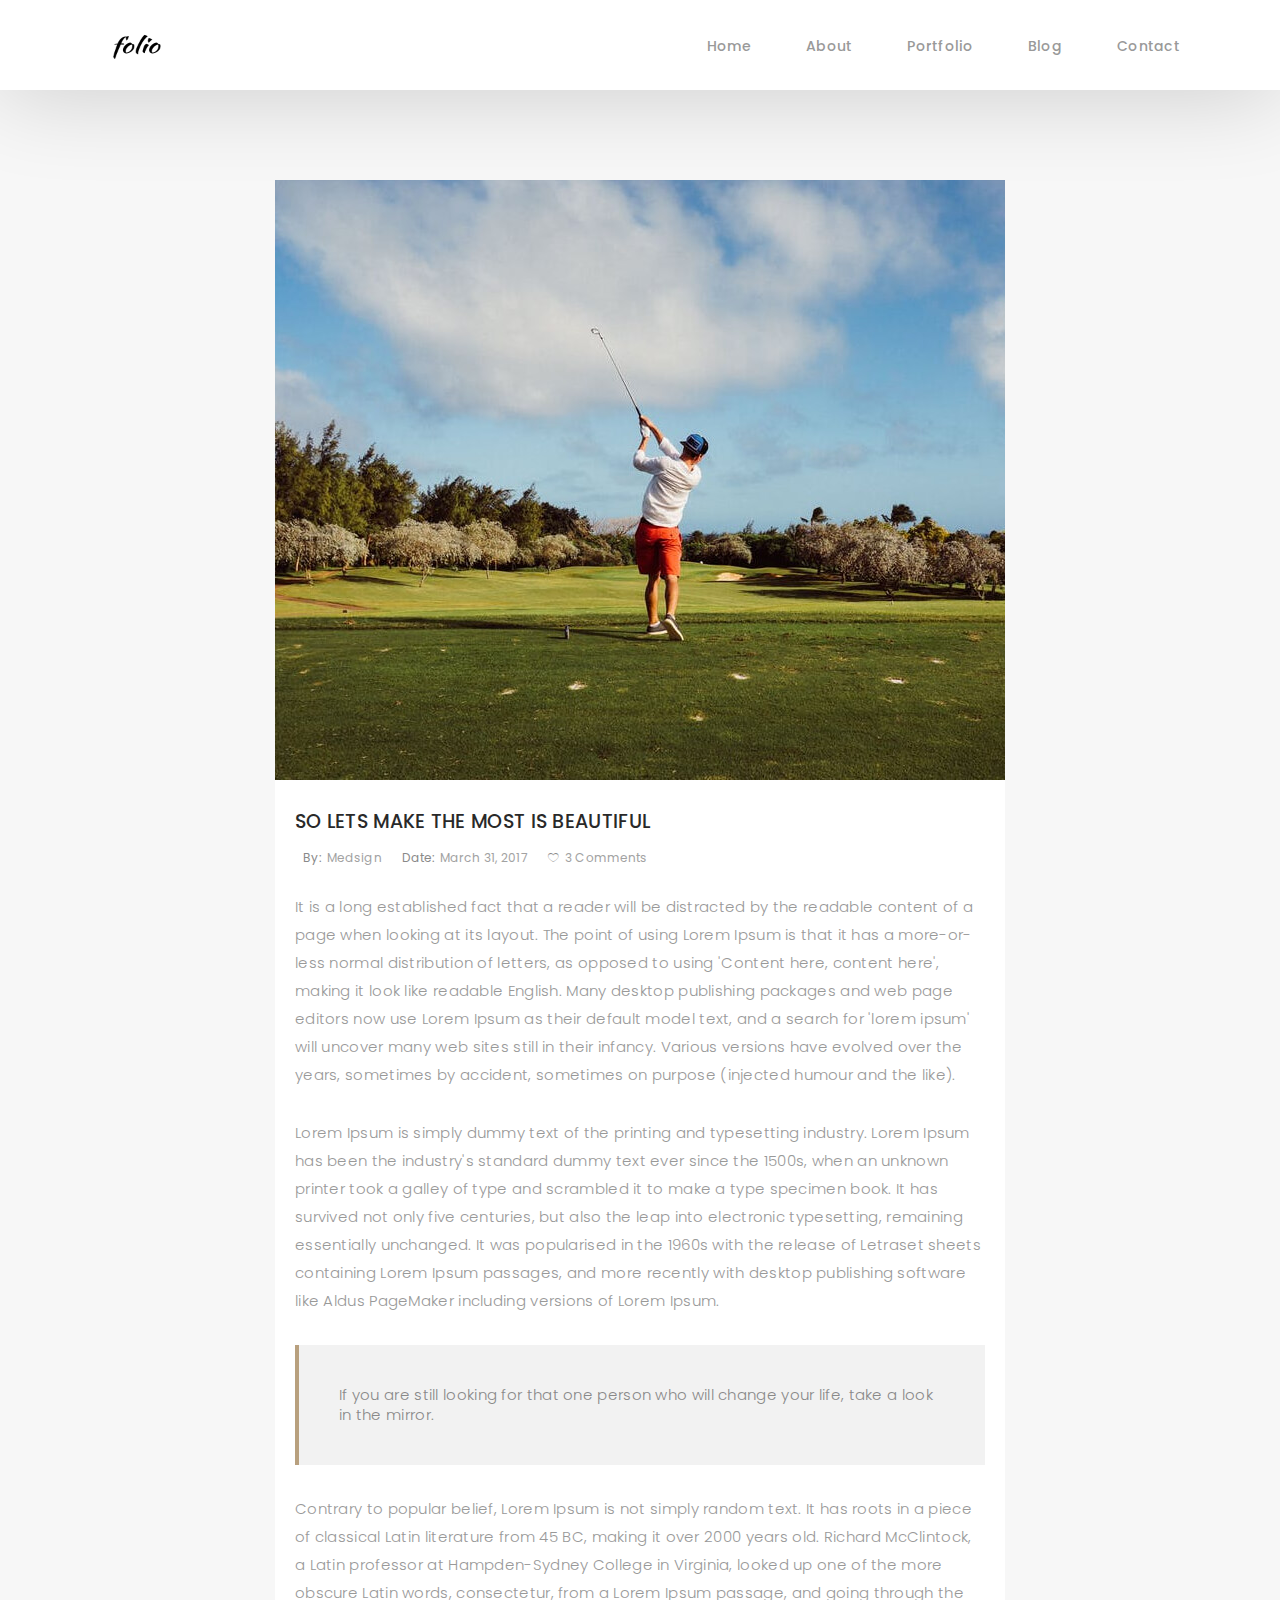
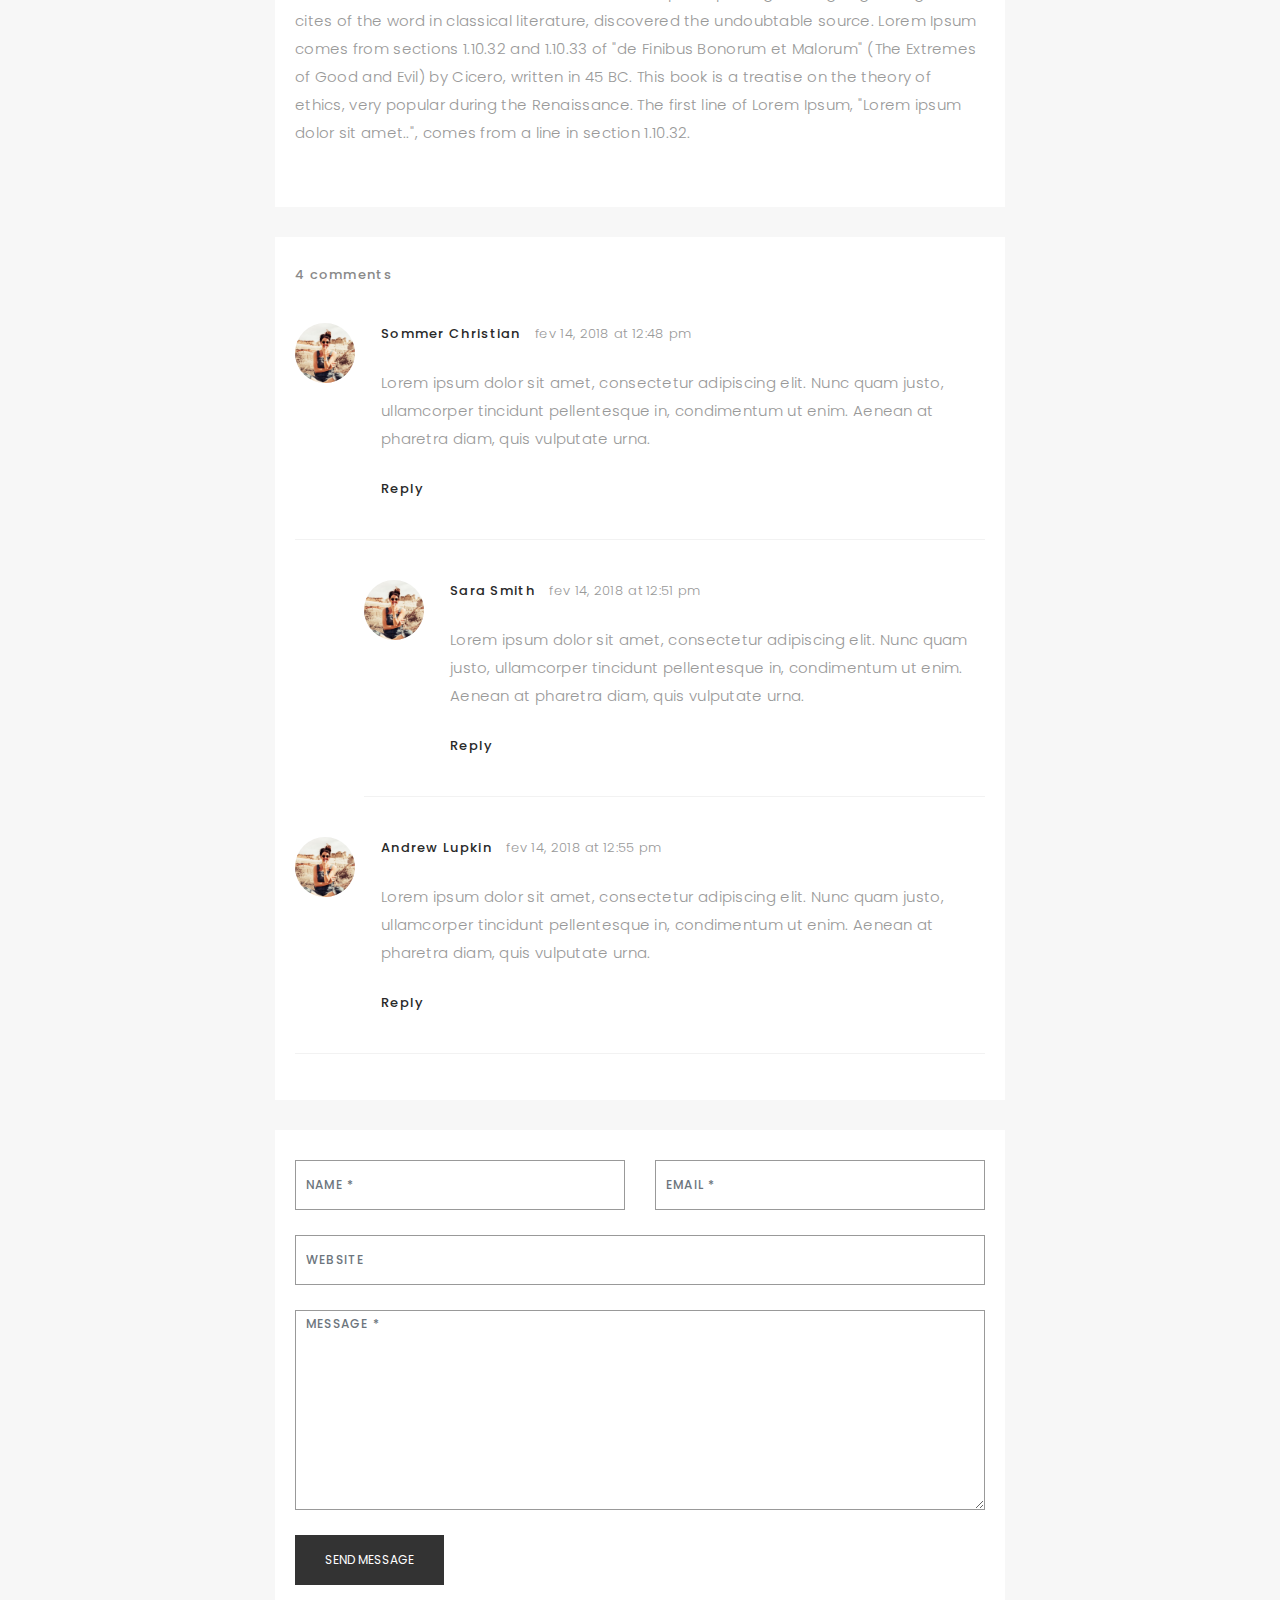
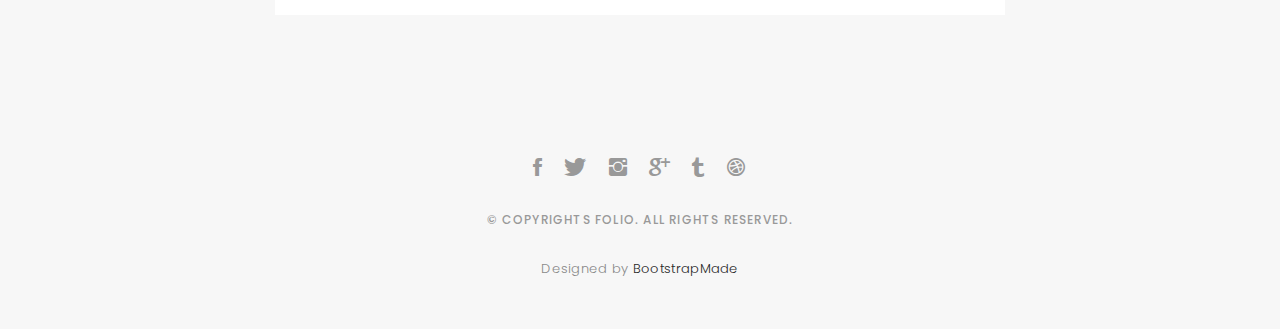
<file: Folio/blog-single.html>
<!DOCTYPE html>
<html lang="en">

<head>
  <!-- meta -->
  <meta charset="utf-8">
  <meta content="width=device-width, initial-scale=1.0" name="viewport">

  <title>Folio - Blog Singlee</title>
  <meta content="" name="keywords">
  <meta content="" name="description">

  <!-- Google Fonts -->
  <link href="https://fonts.googleapis.com/css?family=Poppins:300,300i,400,400i,500,500i,600,600i,700,700i|Playfair+Display:400,400i,700,700i,900,900i" rel="stylesheet">

  <!-- Bootstrap CSS File -->
  <link href="lib/bootstrap/css/bootstrap.min.css" rel="stylesheet">

  <!-- Libraries CSS Files -->
  <link href="lib/ionicons/css/ionicons.min.css" rel="stylesheet">
  <link href="lib/owlcarousel/assets/owl.carousel.min.css" rel="stylesheet">
  <link href="lib/magnific-popup/magnific-popup.css" rel="stylesheet">
  <link href="lib/hover/hover.min.css" rel="stylesheet">

  <!-- Blog Stylesheet File -->
  <link href="css/blog.css" rel="stylesheet">

  <!-- Main Stylesheet File -->
  <link href="css/style.css" rel="stylesheet">

  <!-- Responsive css -->
  <link href="css/responsive.css" rel="stylesheet">

  <!-- Favicon -->
  <link rel="shortcut icon" href="images/favicon.png">

  <!-- =======================================================
    Theme Name: Folio
    Theme URL: https://bootstrapmade.com/folio-bootstrap-portfolio-template/
    Author: BootstrapMade.com
    Author URL: https://bootstrapmade.com
  ======================================================= -->
</head>

<body>

  <!-- start section navbar -->
  <nav id="main-nav-subpage" class="subpage-nav">
    <div class="row">
      <div class="container">

        <div class="logo">
          <a href="index.html"><img src="images/logo.png" alt="logo"></a>
        </div>

        <div class="responsive"><i data-icon="m" class="ion-navicon-round"></i></div>

        <ul class="nav-menu list-unstyled">
          <li><a href="#homee" class="smoothScroll">Home</a></li>
          <li><a href="#about" class="smoothScroll">About</a></li>
          <li><a href="#portfolio" class="smoothScroll">Portfolio</a></li>
          <li><a href="#blog" class="smoothScroll">Blog</a></li>
          <li><a href="#contact" class="smoothScroll">Contact</a></li>
        </ul>
      </div>
    </div>
  </nav>
  <!-- End section navbar -->
  <!-- start section main content -->
  <div class="main-content paddsection">
    <div class="container">
      <div class="row justify-content-center">
        <div class="col-md-8 col-md-offset-2">
          <div class="row">
            <div class="container-main single-main">
              <div class="col-md-12">
                <div class="block-main mb-30">
                  <img src="images/blog-post-big.jpg" class="img-responsive" alt="reviews2">
                  <div class="content-main single-post padDiv">
                    <div class="journal-txt">
                      <h4><a href="#">SO LETS MAKE THE MOST IS BEAUTIFUL</a></h4>
                    </div>
                    <div class="post-meta">
                      <ul class="list-unstyled mb-0">
                        <li class="author">by:<a href="#">medsign</a></li>
                        <li class="date">date:<a href="#">March 31, 2017</a></li>
                        <li class="commont"><i class="ion-ios-heart-outline"></i><a href="#">3 Comments</a></li>
                      </ul>
                    </div>
                    <p class="mb-30">It is a long established fact that a reader will be distracted by the readable content of a page when looking at its layout. The point of using Lorem Ipsum is that it has a more-or-less normal distribution of letters, as opposed to
                      using 'Content here, content here', making it look like readable English. Many desktop publishing packages and web page editors now use Lorem Ipsum as their default model text, and a search for 'lorem ipsum' will uncover many web
                      sites still in their infancy. Various versions have evolved over the years, sometimes by accident, sometimes on purpose (injected humour and the like).</p>
                    <p class="mb-30">Lorem Ipsum is simply dummy text of the printing and typesetting industry. Lorem Ipsum has been the industry's standard dummy text ever since the 1500s, when an unknown printer took a galley of type and scrambled it to make a type
                      specimen book. It has survived not only five centuries, but also the leap into electronic typesetting, remaining essentially unchanged. It was popularised in the 1960s with the release of Letraset sheets containing Lorem Ipsum passages,
                      and more recently with desktop publishing software like Aldus PageMaker including versions of Lorem Ipsum.</p>
                    <blockquote>If you are still looking for that one person who will change your life, take a look in the mirror.</blockquote>
                    <p class="mb-30">Contrary to popular belief, Lorem Ipsum is not simply random text. It has roots in a piece of classical Latin literature from 45 BC, making it over 2000 years old. Richard McClintock, a Latin professor at Hampden-Sydney College in
                      Virginia, looked up one of the more obscure Latin words, consectetur, from a Lorem Ipsum passage, and going through the cites of the word in classical literature, discovered the undoubtable source. Lorem Ipsum comes from sections
                      1.10.32 and 1.10.33 of "de Finibus Bonorum et Malorum" (The Extremes of Good and Evil) by Cicero, written in 45 BC. This book is a treatise on the theory of ethics, very popular during the Renaissance. The first line of Lorem Ipsum,
                      "Lorem ipsum dolor sit amet..", comes from a line in section 1.10.32.</p>
                  </div>
                </div>
              </div>
              <div class="col-md-12">
                <div class="comments text-left padDiv mb-30">
                  <div class="entry-comments">
                    <h6 class="mb-30">4 comments</h6>
                    <ul class="entry-comments-list list-unstyled">
                      <li>
                        <div class="entry-comments-item">
                          <img src="images/avatar.jpg" class="entry-comments-avatar" alt="">
                          <div class="entry-comments-body">
                            <span class="entry-comments-author">Sommer Christian</span>
                            <span><a href="#">fev 14, 2018 at 12:48 pm</a></span>
                            <p class="mb-10">Lorem ipsum dolor sit amet, consectetur adipiscing elit. Nunc quam justo, ullamcorper tincidunt pellentesque in, condimentum ut enim. Aenean at pharetra diam, quis vulputate urna. </p>
                            <a class="rep" href="#">Reply</a>
                          </div>
                        </div>
                        <ul class="entry-comments-reply list-unstyled">
                          <li>
                            <div class="entry-comments-item">
                              <img src="images/avatar.jpg" class="entry-comments-avatar" alt="">
                              <div class="entry-comments-body">
                                <span class="entry-comments-author">Sara Smith</span>
                                <span><a href="#">fev 14, 2018 at 12:51 pm</a></span>
                                <p class="mb-10">Lorem ipsum dolor sit amet, consectetur adipiscing elit. Nunc quam justo, ullamcorper tincidunt pellentesque in, condimentum ut enim. Aenean at pharetra diam, quis vulputate urna.</p>
                                <a class="rep" href="#">Reply</a>
                              </div>
                            </div>
                          </li>
                        </ul>
                      </li>
                      <li>
                        <div class="entry-comments-item">
                          <img src="images/avatar.jpg" class="entry-comments-avatar" alt="">
                          <div class="entry-comments-body">
                            <span class="entry-comments-author">Andrew Lupkin</span>
                            <span><a href="#">fev 14, 2018 at 12:55 pm</a></span>
                            <p class="mb-10">Lorem ipsum dolor sit amet, consectetur adipiscing elit. Nunc quam justo, ullamcorper tincidunt pellentesque in, condimentum ut enim. Aenean at pharetra diam, quis vulputate urna. </p>
                            <a class="rep" href="#">Reply</a>
                          </div>
                        </div>
                      </li>
                    </ul>
                  </div>
                </div>
              </div>
              <div class="col-lg-12">
                <div class="cmt padDiv">
                  <form id="comment-form" method="post" action="" role="form">
                    <div class="row">
                        <div class="col-lg-6">
                          <div class="form-group">
                            <input id="form_name" type="text" name="name" class="form-control" placeholder="Name *" required="required">
                          </div>
                        </div>
                        <div class="col-lg-6">
                          <div class="form-group">
                            <input id="form_email" type="email" name="email" class="form-control" placeholder="email *" required="required">
                          </div>
                        </div>
                        <div class="col-md-12">
                          <div class="form-group">
                            <input id="form_name" type="text" name="website" class="form-control" placeholder="Website">
                          </div>
                        </div>
                        <div class="col-lg-12">
                          <div class="form-group">
                            <textarea id="form_message" name="message" class="form-control" placeholder="Message *" style="height: 200px;" required="required"></textarea>
                          </div>
                        </div>
                        <div class="col-lg-12">
                          <input type="submit" class="btn btn-defeault btn-send" value="Send message">
                        </div>
                    </div>
                  </form>
                </div>
              </div>
            </div>
          </div>
        </div>
      </div>
    </div>
  </div>
  <!--  </div> -->
  <!-- start section main content -->

  <!-- start section footer -->
  <div id="footer" class="text-center">
    <div class="container">
      <div class="socials-media text-center">

        <ul class="list-unstyled">
          <li><a href="#"><i class="ion-social-facebook"></i></a></li>
          <li><a href="#"><i class="ion-social-twitter"></i></a></li>
          <li><a href="#"><i class="ion-social-instagram"></i></a></li>
          <li><a href="#"><i class="ion-social-googleplus"></i></a></li>
          <li><a href="#"><i class="ion-social-tumblr"></i></a></li>
          <li><a href="#"><i class="ion-social-dribbble"></i></a></li>
        </ul>

      </div>

      <p>&copy; Copyrights Folio. All rights reserved.</p>

      <div class="credits">
        <!--
          All the links in the footer should remain intact.
          You can delete the links only if you purchased the pro version.
          Licensing information: https://bootstrapmade.com/license/
          Purchase the pro version with working PHP/AJAX contact form: https://bootstrapmade.com/buy/?theme=Folio
        -->
        Designed by <a href="https://bootstrapmade.com/">BootstrapMade</a>
      </div>

    </div>
  </div>
  <!-- End section footer -->

  <!-- JavaScript Libraries -->
  <script src="lib/jquery/jquery.min.js"></script>
  <script src="lib/jquery/jquery-migrate.min.js"></script>
  <script src="lib/bootstrap/js/bootstrap.bundle.min.js"></script>
  <script src="lib/typed/typed.js"></script>
  <script src="lib/owlcarousel/owl.carousel.min.js"></script>
  <script src="lib/magnific-popup/magnific-popup.min.js"></script>
  <script src="lib/isotope/isotope.pkgd.min.js"></script>

  <!-- Contact Form JavaScript File -->
  <script src="contactform/contactform.js"></script>

  <!-- Template Main Javascript File -->
  <script src="js/main.js"></script>

</body>

</html>
</file>
<file: Folio/css/responsive.css>
/** Width between 1200x to 0
 *  ~~~~~~~~~~~~~~~~~~~~~~~~~~~~~~~~~~~~
 */

@media (min-width: 1200px) {

}

/** Width between 992px to 1199px
 *  ~~~~~~~~~~~~~~~~~~~~~~~~~~~~~~~~~~~~
 */

@media (min-width: 992px) and (max-width: 1199px) {
  
}

/** Width between 768px to 991px
 *  ~~~~~~~~~~~~~~~~~~~~~~~~~~~~~~~~~~~~
 */

@media (min-width: 768px) and (max-width: 991px) {
  /* Navbar */
  nav {
    padding: 10px 15px;
  }
  .nav-menu {
    margin-top: 40px;
    display: none;
    float: none;
    width: 100%;
  }
  .nav-menu li {
    float: none;
    width: 100%;
    text-align: center;
    border-top: 1px solid #f7f7f7;
    line-height: 45px;
    margin-left: 0;
    padding-top: 10px;
    padding-bottom: 10px;
  }
  .responsive {
    float: right;
    padding-top: 15px;
    display: block;
  }
  /* About */
  .head-info .header-content .cmaster h1 {
    font-size: 32px;
  }
  #about .div-img-bg {
    padding: 0;
  }
  #about .div-img-bg .about-img img {
    margin-top: 0%;
    margin-left: calc(0% - 0px);
  }
  #about .about-descr .p-heading {
    font-size: 20px;
  }
  #about .about-descr .separator {
    max-width: 100%;
    margin-bottom: 0;
  }
  /* portfolio */
  #portfolio .portfolio-list .nav li {
    float: none;
    margin: 20px;
    display: inline-block;
  }
  /* journal */
  #journal .journal-block .journal-info {
    margin-bottom: 30px;
  }
  /* Contact */
  .contact-contact {
    margin-bottom: 30px;
  }
  /* Footer */
  #footer .socials-media ul li {
    margin-right: 0;
    margin-left: 0;
    float: none;
    display: inline-block;
  }
}

/** Width between 767px to 0
 *  ~~~~~~~~~~~~~~~~~~~~~~~~~~~~~~~~~~~~
 */

@media (max-width: 767px) {
  /* Navbar */
  nav {
    padding: 20px 15px;
  }
  .nav-menu {
    margin-top: 40px;
    display: none;
    float: none;
    width: 100%;
  }
  .nav-menu li {
    float: none;
    width: 100%;
    text-align: center;
    border-top: 1px solid #f7f7f7;
    line-height: 45px;
    margin-left: 0;
    padding-top: 10px;
    padding-bottom: 10px;
  }
  .responsive {
    float: right;
    padding-top: 15px;
    display: block;
  }
  /* About */
  .head-info .header-content h1 {
    font-size: 32px;
  }
  #about .div-img-bg {
    padding: 0;
  }
  #about .div-img-bg .about-img img {
    margin-top: 0%;
    margin-left: calc(0% - 0px);
  }
  #about .about-descr .p-heading {
    font-size: 20px;
  }
  #about .about-descr .separator {
    max-width: 100%;
    margin-bottom: 0;
  }
  /* portfolio */
  #portfolio .portfolio-list .nav li {
    float: none;
    margin: 20px;
    display: inline-block;
  }
  /* journal */
  #journal .journal-block .journal-info {
    margin-bottom: 30px;
  }
  /* Contact */
  .contact-contact {
    margin-bottom: 30px;
  }
  /* Footer */
  #footer .socials-media ul li {
    margin-right: 0;
    margin-left: 0;
    float: none;
    display: inline-block;
  }
}

/** Width between 600px to 0
 *  ~~~~~~~~~~~~~~~~~~~~~~~~~~~~~~~~~~~~
 */

@media (max-width: 600px) {
  /* Navbar */
  nav {
    padding: 20px 15px;
  }
  .nav-menu {
    margin-top: 40px;
    display: none;
    float: none;
    width: 100%;
  }
  .nav-menu li {
    float: none;
    width: 100%;
    text-align: center;
    border-top: 1px solid #f7f7f7;
    line-height: 45px;
    margin-left: 0;
    padding-top: 10px;
    padding-bottom: 10px;
  }
  .responsive {
    float: right;
    padding-top: 15px;
    display: block;
  }
  /* About */
  .head-info .header-content h1 {
    font-size: 32px;
  }
  #about .div-img-bg {
    padding: 0;
  }
  #about .div-img-bg .about-img img {
    margin-top: 0%;
    margin-left: calc(0% - 0px);
  }
  #about .about-descr .p-heading {
    font-size: 20px;
  }
  #about .about-descr .separator {
    max-width: 100%;
    margin-bottom: 0;
  }
  /* portfolio */
  #portfolio .portfolio-list .nav li {
    float: none;
    margin: 10px;
    display: inline-block;
  }
  /* journal */
  #journal .journal-block .journal-info {
    margin-bottom: 30px;
  }
  /* Contact */
  .contact-contact {
    margin-bottom: 30px;
  }
  /* Footer */
  #footer .socials-media ul li {
    margin-right: 0;
    margin-left: 0;
    float: none;
    display: inline-block;
  }
}

/** Width between 480px to 0
 *  ~~~~~~~~~~~~~~~~~~~~~~~~~~~~~~~~~~~~
 */

@media (max-width: 480px) {
  /* Navbar */
  nav {
    padding: 20px 15px;
  }
  .nav-menu {
    margin-top: 40px;
    display: none;
    float: none;
    width: 100%;
  }
  .nav-menu li {
    float: none;
    width: 100%;
    text-align: center;
    border-top: 1px solid #f7f7f7;
    line-height: 45px;
    margin-left: 0;
    padding-top: 10px;
    padding-bottom: 10px;
  }
  .responsive {
    float: right;
    padding-top: 15px;
    display: block;
  }
  /* About */
  .head-info .header-content h1 {
    font-size: 32px;
  }
  #about .div-img-bg {
    padding: 0;
  }
  #about .div-img-bg .about-img img {
    margin-top: 0%;
    margin-left: calc(0% - 0px);
  }
  #about .about-descr .p-heading {
    font-size: 20px;
  }
  #about .about-descr .separator {
    max-width: 100%;
    margin-bottom: 0;
  }
  /* portfolio */
  #portfolio .portfolio-list .nav li {
    float: none;
    margin: 20px;
  }
  /* journal */
  #journal .journal-block .journal-info {
    margin-bottom: 30px;
  }
  /* Contact */
  .contact-contact {
    margin-bottom: 30px;
  }
  /* Footer */
  #footer .socials-media ul li {
    margin-right: 0;
    margin-left: 0;
    float: none;
    display: inline-block;
  }
}

/** Width between 320px to 0
 *  ~~~~~~~~~~~~~~~~~~~~~~~~~~~~~~~~~~~~
 */

@media (max-width: 320px) {
  /* Navbar */
  nav {
    padding: 20px 15px;
  }
  .nav-menu {
    margin-top: 40px;
    display: none;
    float: none;
    width: 100%;
  }
  .nav-menu li {
    float: none;
    width: 100%;
    text-align: center;
    border-top: 1px solid #f7f7f7;
    line-height: 45px;
    margin-left: 0;
    padding-top: 10px;
    padding-bottom: 10px;
  }
  .responsive {
    float: right;
    padding-top: 15px;
    display: block;
  }
  /* About */
  .head-info .header-content h1 {
    font-size: 32px;
  }
  #about .div-img-bg {
    padding: 0;
  }
  #about .div-img-bg .about-img img {
    margin-top: 0%;
    margin-left: calc(0% - 0px);
  }
  #about .about-descr .p-heading {
    font-size: 20px;
  }
  #about .about-descr .separator {
    max-width: 100%;
    margin-bottom: 0;
  }
  /* portfolio */
  #portfolio .portfolio-list .nav li {
    float: none;
    margin: 20px;
  }
  /* journal */
  #journal .journal-block .journal-info {
    margin-bottom: 30px;
  }
  /* Contact */
  .contact-contact {
    margin-bottom: 30px;
  }
  /* Footer */
  #footer .socials-media ul li {
    margin-right: 0;
    margin-left: 0;
    float: none;
    display: inline-block;
  }
  /* Single page */
  .entry-comments-body span {
    display: inline-block;
    margin-right: 0;
  }
}
</file>
<file: portfolio/css/responsive.css>
/** Width between 1200x to 0
 *  ~~~~~~~~~~~~~~~~~~~~~~~~~~~~~~~~~~~~
 */

@media (min-width: 1200px) {

}

/** Width between 992px to 1199px
 *  ~~~~~~~~~~~~~~~~~~~~~~~~~~~~~~~~~~~~
 */

@media (min-width: 992px) and (max-width: 1199px) {
  
}

/** Width between 768px to 991px
 *  ~~~~~~~~~~~~~~~~~~~~~~~~~~~~~~~~~~~~
 */

@media (min-width: 768px) and (max-width: 991px) {
  /* Navbar */
  nav {
    padding: 10px 15px;
  }
  .nav-menu {
    margin-top: 40px;
    display: none;
    float: none;
    width: 100%;
  }
  .nav-menu li {
    float: none;
    width: 100%;
    text-align: center;
    border-top: 1px solid #f7f7f7;
    line-height: 45px;
    margin-left: 0;
    padding-top: 10px;
    padding-bottom: 10px;
  }
  .responsive {
    float: right;
    padding-top: 15px;
    display: block;
  }
  /* About */
  .head-info .header-content .cmaster h1 {
    font-size: 32px;
  }
  #about .div-img-bg {
    padding: 0;
  }
  #about .div-img-bg .about-img img {
    margin-top: 0%;
    margin-left: calc(0% - 0px);
  }
  #about .about-descr .p-heading {
    font-size: 20px;
  }
  #about .about-descr .separator {
    max-width: 100%;
    margin-bottom: 0;
  }
  /* portfolio */
  #portfolio .portfolio-list .nav li {
    float: none;
    margin: 20px;
    display: inline-block;
  }
  /* journal */
  #journal .journal-block .journal-info {
    margin-bottom: 30px;
  }
  /* Contact */
  .contact-contact {
    margin-bottom: 30px;
  }
  /* Footer */
  #footer .socials-media ul li {
    margin-right: 0;
    margin-left: 0;
    float: none;
    display: inline-block;
  }
}

/** Width between 767px to 0
 *  ~~~~~~~~~~~~~~~~~~~~~~~~~~~~~~~~~~~~
 */

@media (max-width: 767px) {
  /* Navbar */
  nav {
    padding: 20px 15px;
  }
  .nav-menu {
    margin-top: 40px;
    display: none;
    float: none;
    width: 100%;
  }
  .nav-menu li {
    float: none;
    width: 100%;
    text-align: center;
    border-top: 1px solid #f7f7f7;
    line-height: 45px;
    margin-left: 0;
    padding-top: 10px;
    padding-bottom: 10px;
  }
  .responsive {
    float: right;
    padding-top: 15px;
    display: block;
  }
  /* About */
  .head-info .header-content h1 {
    font-size: 32px;
  }
  #about .div-img-bg {
    padding: 0;
  }
  #about .div-img-bg .about-img img {
    margin-top: 0%;
    margin-left: calc(0% - 0px);
  }
  #about .about-descr .p-heading {
    font-size: 20px;
  }
  #about .about-descr .separator {
    max-width: 100%;
    margin-bottom: 0;
  }
  /* portfolio */
  #portfolio .portfolio-list .nav li {
    float: none;
    margin: 20px;
    display: inline-block;
  }
  /* journal */
  #journal .journal-block .journal-info {
    margin-bottom: 30px;
  }
  /* Contact */
  .contact-contact {
    margin-bottom: 30px;
  }
  /* Footer */
  #footer .socials-media ul li {
    margin-right: 0;
    margin-left: 0;
    float: none;
    display: inline-block;
  }
}

/** Width between 600px to 0
 *  ~~~~~~~~~~~~~~~~~~~~~~~~~~~~~~~~~~~~
 */

@media (max-width: 600px) {
  /* Navbar */
  nav {
    padding: 20px 15px;
  }
  .nav-menu {
    margin-top: 40px;
    display: none;
    float: none;
    width: 100%;
  }
  .nav-menu li {
    float: none;
    width: 100%;
    text-align: center;
    border-top: 1px solid #f7f7f7;
    line-height: 45px;
    margin-left: 0;
    padding-top: 10px;
    padding-bottom: 10px;
  }
  .responsive {
    float: right;
    padding-top: 15px;
    display: block;
  }
  /* About */
  .head-info .header-content h1 {
    font-size: 32px;
  }
  #about .div-img-bg {
    padding: 0;
  }
  #about .div-img-bg .about-img img {
    margin-top: 0%;
    margin-left: calc(0% - 0px);
  }
  #about .about-descr .p-heading {
    font-size: 20px;
  }
  #about .about-descr .separator {
    max-width: 100%;
    margin-bottom: 0;
  }
  /* portfolio */
  #portfolio .portfolio-list .nav li {
    float: none;
    margin: 10px;
    display: inline-block;
  }
  /* journal */
  #journal .journal-block .journal-info {
    margin-bottom: 30px;
  }
  /* Contact */
  .contact-contact {
    margin-bottom: 30px;
  }
  /* Footer */
  #footer .socials-media ul li {
    margin-right: 0;
    margin-left: 0;
    float: none;
    display: inline-block;
  }
}

/** Width between 480px to 0
 *  ~~~~~~~~~~~~~~~~~~~~~~~~~~~~~~~~~~~~
 */

@media (max-width: 480px) {
  /* Navbar */
  nav {
    padding: 20px 15px;
  }
  .nav-menu {
    margin-top: 40px;
    display: none;
    float: none;
    width: 100%;
  }
  .nav-menu li {
    float: none;
    width: 100%;
    text-align: center;
    border-top: 1px solid #f7f7f7;
    line-height: 45px;
    margin-left: 0;
    padding-top: 10px;
    padding-bottom: 10px;
  }
  .responsive {
    float: right;
    padding-top: 15px;
    display: block;
  }
  /* About */
  .head-info .header-content h1 {
    font-size: 32px;
  }
  #about .div-img-bg {
    padding: 0;
  }
  #about .div-img-bg .about-img img {
    margin-top: 0%;
    margin-left: calc(0% - 0px);
  }
  #about .about-descr .p-heading {
    font-size: 20px;
  }
  #about .about-descr .separator {
    max-width: 100%;
    margin-bottom: 0;
  }
  /* portfolio */
  #portfolio .portfolio-list .nav li {
    float: none;
    margin: 20px;
  }
  /* journal */
  #journal .journal-block .journal-info {
    margin-bottom: 30px;
  }
  /* Contact */
  .contact-contact {
    margin-bottom: 30px;
  }
  /* Footer */
  #footer .socials-media ul li {
    margin-right: 0;
    margin-left: 0;
    float: none;
    display: inline-block;
  }
}

/** Width between 320px to 0
 *  ~~~~~~~~~~~~~~~~~~~~~~~~~~~~~~~~~~~~
 */

@media (max-width: 320px) {
  /* Navbar */
  nav {
    padding: 20px 15px;
  }
  .nav-menu {
    margin-top: 40px;
    display: none;
    float: none;
    width: 100%;
  }
  .nav-menu li {
    float: none;
    width: 100%;
    text-align: center;
    border-top: 1px solid #f7f7f7;
    line-height: 45px;
    margin-left: 0;
    padding-top: 10px;
    padding-bottom: 10px;
  }
  .responsive {
    float: right;
    padding-top: 15px;
    display: block;
  }
  /* About */
  .head-info .header-content h1 {
    font-size: 32px;
  }
  #about .div-img-bg {
    padding: 0;
  }
  #about .div-img-bg .about-img img {
    margin-top: 0%;
    margin-left: calc(0% - 0px);
  }
  #about .about-descr .p-heading {
    font-size: 20px;
  }
  #about .about-descr .separator {
    max-width: 100%;
    margin-bottom: 0;
  }
  /* portfolio */
  #portfolio .portfolio-list .nav li {
    float: none;
    margin: 20px;
  }
  /* journal */
  #journal .journal-block .journal-info {
    margin-bottom: 30px;
  }
  /* Contact */
  .contact-contact {
    margin-bottom: 30px;
  }
  /* Footer */
  #footer .socials-media ul li {
    margin-right: 0;
    margin-left: 0;
    float: none;
    display: inline-block;
  }
  /* Single page */
  .entry-comments-body span {
    display: inline-block;
    margin-right: 0;
  }
}
</file>
<file: Folio/css/blog.css>
/*-----------------------------------------------------------------------------------*/

/*  -  Navbar fixd page
/*-----------------------------------------------------------------------------------*/

.subpage-nav {
  display: block !important;
  position: relative;
}

/*-----------------------------------------------------------------------------------*/

/*  /* Single page */

/*-----------------------------------------------------------------------------------*/

/* main content */

.main-content {
  background: #f7f7f7;
}

.main-content .container-main {
  display: inline-block;
  width: 100%;
}

.main-content .container-main .block-main {
  margin-bottom: 30px;
  overflow: hidden;
}

.container-main .block-main .content-main {
  background: #fff none repeat scroll 0 0;
  display: inline-block;
  width: 100%;
}

.journal-txt h4 a {
  display: block;
  font-size: 19px;
  line-height: 24px;
  margin: 0 0 13px 0;
  font-weight: 500;
  color: #292929;
  -moz-transition: all 0.5s ease-in-out 0s;
  -ms-transition: all 0.5s ease-in-out 0s;
  -o-transition: all 0.5s ease-in-out 0s;
  -webkit-transition: all 0.5s ease-in-out 0s;
  transition: all 0.5s ease-in-out 0s;
}

.journal-txt h4 a:hover {
  color: #b8a07e;
  -moz-transition: all 0.5s ease-in-out 0s;
  -ms-transition: all 0.5s ease-in-out 0s;
  -o-transition: all 0.5s ease-in-out 0s;
  -webkit-transition: all 0.5s ease-in-out 0s;
  transition: all 0.5s ease-in-out 0s;
}

.post-meta ul li {
  font-size: 12px;
  font-weight: normal;
  margin-left: 8px;
  margin-right: 8px;
  text-transform: capitalize;
  display: inline-block;
  float: none;
}

.content-main .post-meta a {
  color: #a2a2a2;
  margin-left: 5px;
}

/* Commonts */

.comments {
  background: #fff;
}

.entry-comments h6 {
  margin-right: 10px;
  font-size: 13px;
  letter-spacing: 0.1em;
  font-weight: 500;
}

.entry-comments-item {
  margin-top: 40px;
  padding-bottom: 40px;
  border-bottom: 1px solid #f2f2f2;
}

.entry-comments-avatar {
  position: absolute;
  display: block;
  border-radius: 50%;
  width: 60px;
  height: 60px;
}

.entry-comments-body {
  padding-left: 86px;
}

.entry-comments-author {
  margin-right: 10px;
  font-size: 13px;
  color: #292929;
  letter-spacing: 0.1em;
  font-weight: 500;
}

.rep {
  font-size: 13px;
  color: #292929;
  letter-spacing: 0.1em;
  font-weight: 500;
  text-transform: capitalize;
}

.entry-comments span a {
  font-size: 13px;
  color: #999;
}

.entry-comments-reply {
  padding-left: 10%;
}

/* Commonts form */

.cmt {
  background: #fff;
}

blockquote {
  padding: 40px;
  background-color: #f2f2f2;
  margin: 30px 0;
  border: none;
  border-left: 4px solid #b8a07e;
}
</file>
<file: Folio/css/style.css>
/*
  Theme Name: Folio
  Theme URL: https://bootstrapmade.com/folio-bootstrap-portfolio-template/
  Author: BootstrapMade.com
  Author URL: https://bootstrapmade.com
*/

/*  General Styling
/*-----------------------------------------------------------------------------------*/

body {
  background: #ffffff;
  color: #898989;
  font-family: 'Poppins', helvetica;
  font-size: 15px;
  font-weight: 300;
  line-height: 20px;
  letter-spacing: 0.02em;
  overflow-x: hidden;
  margin: 0 auto;
  padding: 0;
  -moz-box-sizing: border-box;
  -ms-box-sizing: border-box;
  -o-box-sizing: border-box;
  -webkit-box-sizing: border-box;
  box-sizing: border-box;
}

h1, h2, h3, h4, h5, h6 {
  margin: 0;
}

h2 {
  color: #292929;
  font-weight: 600;
}

h4 {
  color: #292929;
  font-size: 14px;
  font-weight: 600;
}

a {
  color: #292929;
  text-decoration: none !important;
  -moz-transition: all 0.5s ease-in-out 0s;
  -ms-transition: all 0.5s ease-in-out 0s;
  -o-transition: all 0.5s ease-in-out 0s;
  -webkit-transition: all 0.5s ease-in-out 0s;
  transition: all 0.5s ease-in-out 0s;
}

a:hover {
  -moz-transition: all 0.5s ease-in-out 0s;
  -ms-transition: all 0.5s ease-in-out 0s;
  -o-transition: all 0.5s ease-in-out 0s;
  -webkit-transition: all 0.5s ease-in-out 0s;
  transition: all 0.5s ease-in-out 0s;
}

a:hover, a:focus {
  color: #b8a07e;
  text-decoration: underline;
}

nav ul li a {
  padding: 2px 0 0 0;
  position: relative;
  display: block;
  font-size: 12px;
  color: #999999;
  letter-spacing: 0.1em;
  font-weight: 500;
  line-height: 14px;
  text-transform: uppercase;
  -moz-transition: all 0.5s ease-in-out 0s;
  -ms-transition: all 0.5s ease-in-out 0s;
  -o-transition: all 0.5s ease-in-out 0s;
  -webkit-transition: all 0.5s ease-in-out 0s;
  transition: all 0.5s ease-in-out 0s;
}

p {
  margin: 25px 0;
  padding: 0;
  font-size: 15px;
  color: #999999;
  line-height: 28px;
}

::-moz-selection {
  background: #b8a07e;
  color: #fff;
}

::selection {
  background: #b8a07e;
  color: #fff;
}

.btn {
  background: #333;
  border: medium none;
  border-radius: 0;
  color: #fff;
  font-size: 12px;
  height: 50px;
  line-height: 50px;
  padding: 0 30px;
  text-transform: uppercase;
}

.btn:hover, .btn:focus {
  color: #fff;
}

.padDiv {
  padding: 30px 20px;
}

.section-title {
  margin-bottom: 70px;
}

.section-title h2 {
  font-size: 25px;
  letter-spacing: 2px;
  text-transform: uppercase;
}

.form-control {
  background-color: transparent;
  border: 1px solid #999;
  border-radius: 0;
  color: #999999;
  font-size: 12px;
  font-weight: 500;
  height: 50px;
  letter-spacing: 0.1em;
  padding-left: 10px;
  margin: 0 0 25px 0;
  line-height: 14px;
  text-transform: uppercase;
}

.form-control:focus {
  box-shadow: none;
  outline: 0 none;
}

.paddsection {
  padding-top: 90px;
  padding-bottom: 90px;
}

.paddsections {
  padding-top: 90px;
  padding-bottom: 90px !important;
}

.hvr-shutter-in-horizontal::before {
  background: #333;
}

.hvr-shutter-in-horizontal:hover {
  background: #b8a07e;
}

.mb-30 {
  margin-bottom: 30px;
}

/*-----------------------------------------------------------------------------------*/
/*  Navbar Top
/*-----------------------------------------------------------------------------------*/

nav {
  position: fixed;
  background: #fff;
  z-index: 1000;
  width: 100%;
  padding: 20px;
  display: none;
  -webkit-box-shadow: 0px 2px 92px 0px rgba(0, 0, 0, 0.18);
  -moz-box-shadow: 0px 2px 92px 0px rgba(0, 0, 0, 0.18);
  box-shadow: 0px 2px 92px 0px rgba(0, 0, 0, 0.18);
}

.nav-menu {
  float: right;
  line-height: 32px;
  margin-bottom: 0;
  padding-top: 16px;
}

nav ul li {
  float: left;
  margin-right: 15px;
  font-family: 'Poppins', sans-serif;
  font-size: 14px;
  margin-left: 40px;
}

nav ul li a {
  padding: 2px 0 0 0;
  position: relative;
  display: block;
  font-size: 14px;
  color: #999999;
  font-family: 'Poppins', helvetica;
  font-weight: 500;
  line-height: 16px;
  text-transform: uppercase;
  letter-spacing: 0.02em;
  text-transform: capitalize;
}

.logo {
  float: left;
}

.logo img {
  width: 100px;
  height: 50px;
}

.responsive {
  display: none;
  font-size: 23px;
}

.active {
  color: #afafaf;
}

/*----------------------------------------------------------------------------------*/
/*  Header
/*-----------------------------------------------------------------------------------*/

#header {
  background: url("../images/home-bg.jpg") repeat scroll center center / cover;
  height: 100vh;
  width: 100%;
}


#header .header-content {
  height: 100vh;
  text-align: left;
  width: 100%;
  display: flex;
  justify-content: center;
  flex-direction: column;
}

.header-content h1 {
  font-size: 40px;
  font-weight: 700;
  margin-bottom: 10px;
  text-transform: uppercase;
  color: #fff;
}

.header-content p {
  font-size: 13px;
  letter-spacing: 5px;
  margin-top: 0;
  margin-bottom: 30px;
  text-transform: capitalize;
  color: #fff;
  font-weight: 500;
}

.header-content .list-social li {
  float: left;
  margin-right: 20px;
}

.header-content .list-social li i {
  color: #fff;
  font-size: 15px;
}

/*-----------------------------------------------------------------------------------*/
/*  Aout-us
/*-----------------------------------------------------------------------------------*/

#about {
  width: 100%;
  height: auto;
  background: #f7f7f7;
  padding-top: 190px;
}

#about .div-img-bg {
  padding-bottom: 30px;
  border: 20px solid #b8a07e;
}

#about .div-img-bg .about-img img {
  width: 100%;
  box-shadow: 0px 0px 85px 0px rgba(0, 0, 0, 0.14);
  margin-top: -60px;
  margin-left: 40px;
  height: 400px;
  object-fit: cover;
}

#about .about-descr .p-heading {
  font-family: 'Playfair Display', serif;
  font-size: 28px;
  text-align: left;
}

#about .about-descr .separator {
  max-width: 80%;
  margin-bottom: 0;
  text-align: left;
}

/*-----------------------------------------------------------------------------------*/
/*   Services
/*-----------------------------------------------------------------------------------*/

#services {
  background: #f7f7f7;
  position: relative;
  padding-bottom: 80px;
}

.owl-item {
  float: left;
}
.services-block span {
  margin: 10px 0;
  position: relative;
  font-size: 13px;
  color: #292929;
  letter-spacing: 0.1em;
  font-weight: 500;
  text-transform: uppercase;
  display: block;
}

.services-block .separator {
  margin: 0;
  font-size: 13px;
  line-height: 22px;
}

.services-block i {
  font-size: 44px;
  color: #b8a07e;
  line-height: 44px;
}


.services-carousel  .owl-stage-outer {
  overflow: hidden;
}

.services-carousel .owl-dots {
  margin-top: 5px;
  text-align: center;
}

.services-carousel .owl-dot {
  display: inline-block;
  margin: 0 5px;
  width: 12px !important;
  height: 12px !important;
  border-radius: 50%;
  border: 0;
  padding: 0 !important;
  background-color: #ddd;
  cursor: pointer;
}

.services-carousel .owl-dot.active {
  background-color: #b8a07e;
}

.owl-nav {
  display: none;
}


/*-----------------------------------------------------------------------------------*/
/*  Portfolio
/*-----------------------------------------------------------------------------------*/

#portfolio {
  position: relative;
  padding-bottom: 50px;
}

#portfolio .portfolio-list {
  margin-bottom: 50px;
}

#portfolio .portfolio-list .nav {
  display: inline-block;
  margin: 0;
}

#portfolio .portfolio-list .nav li {
  margin: 0 40px 0 0;
  float: left;
  font-size: 14px;
  color: #999999;
  line-height: 16px;
  cursor: pointer;
  font-family: 'Poppins', helvetica;
  font-weight: 500;
  letter-spacing: 0.02em;
  text-transform: capitalize;
  -moz-transition: all 0.5s ease-in-out 0s;
  -ms-transition: all 0.5s ease-in-out 0s;
  -o-transition: all 0.5s ease-in-out 0s;
  -webkit-transition: all 0.5s ease-in-out 0s;
  transition: all 0.5s ease-in-out 0s;
}

#portfolio .portfolio-list .nav li:hover, #portfolio .portfolio-list .nav li.filter-active  {
  color: #b8a07e;
  -moz-transition: all 0.5s ease-in-out 0s;
  -ms-transition: all 0.5s ease-in-out 0s;
  -o-transition: all 0.5s ease-in-out 0s;
  -webkit-transition: all 0.5s ease-in-out 0s;
  transition: all 0.5s ease-in-out 0s;
}

#portfolio .portfolio-container {
  display: inline-block;
  margin-bottom: 50px;
  width: 100%;
}

.portfolio-thumbnail {
  margin-bottom: 30px;
  overflow: hidden;
  min-height: 260px;
}

.portfolio-thumbnail img {
  max-width: 100%;
}

/*-----------------------------------------------------------------------------------*/
/*  Journal
/*-----------------------------------------------------------------------------------*/

#journal,  #journal-blog {
  height: auto;
  width: 100%;
  background: #f7f7f7;
  padding-bottom: 60px;
  position: relative;
}

#journal-blog {
  background: #fff;
  padding-bottom: 30px;
}

#journal .journal-block {
  display: inline-block;
  height: auto;
  width: 100%;
}

#journal .journal-block .journal-info {
  position: relative;
}

.journal-block .journal-info img {
  max-width: 100%;
}

.journal-block .journal-info .journal-txt {
  padding: 25px 0px;
  position: relative;
}

.journal-block .journal-info .journal-txt h4 a {
  display: block;
  font-size: 19px;
  line-height: 24px;
  margin: 0 0 13px 0;
  font-weight: 500;
  color: #292929;
  -moz-transition: all 0.5s ease-in-out 0s;
  -ms-transition: all 0.5s ease-in-out 0s;
  -o-transition: all 0.5s ease-in-out 0s;
  -webkit-transition: all 0.5s ease-in-out 0s;
  transition: all 0.5s ease-in-out 0s;
}

.journal-block .journal-info .journal-txt h4 a:hover {
  color: #b8a07e;
  -moz-transition: all 0.5s ease-in-out 0s;
  -ms-transition: all 0.5s ease-in-out 0s;
  -o-transition: all 0.5s ease-in-out 0s;
  -webkit-transition: all 0.5s ease-in-out 0s;
  transition: all 0.5s ease-in-out 0s;
}

.journal-block .journal-info .journal-txt p {
  margin: 0;
  font-size: 14px;
  line-height: 24px;
}

/*-----------------------------------------------------------------------------------*/
/*  Contact
/*-----------------------------------------------------------------------------------*/

#contact {
  height: auto;
  width: 100%;
}

.contact-details {
  list-style: none;
  margin: 0;
  padding: 0;
}

.contact-details li {
  padding-bottom: 10px;
}

#contact input, #contact textarea {
  width: 100%;
}


#contact  #sendmessage {
  color: #18d26e;
  border: 1px solid #18d26e;
  display: none;
  text-align: center;
  padding: 15px;
  font-weight: 600;
  margin: 15px;
}

#contact  #errormessage {
  color: red;
  display: none;
  border: 1px solid red;
  text-align: center;
  padding: 15px;
  font-weight: 600;
  margin: 15px;
}

#contact #sendmessage.show, #contact #errormessage.show, #contact .show {
  display: block;
}

#contact .validation {
  color: red;
  display: none;
  margin: 0 0 20px;
  font-weight: 400;
  font-size: 13px;
}

/*-----------------------------------------------------------------------------------*/
/*  Footer
/*-----------------------------------------------------------------------------------*/

#footer {
  background: #f7f7f7;
  padding-top: 50px;
  padding-bottom: 50px;
}

#footer .socials-media {
  width: 100%;
}

#footer .socials-media ul {
  display: inline-block;
  float: none;
  margin: 0 0 20px 0;
}

#footer .socials-media ul li {
  float: left;
  margin-left: 10px;
  margin-right: 10px;
}

#footer .socials-media ul li a {
  font-size: 24px;
  color: #999;
  letter-spacing: 0.1em;
  font-weight: 500;
  background: transparent;
  text-transform: uppercase;
  -moz-transition: all 0.5s ease-in-out 0s;
  -ms-transition: all 0.5s ease-in-out 0s;
  -o-transition: all 0.5s ease-in-out 0s;
  -webkit-transition: all 0.5s ease-in-out 0s;
  transition: all 0.5s ease-in-out 0s;
}

#footer .socials-media ul li a:hover {
  color: #b8a07e;
  -moz-transition: all 0.5s ease-in-out 0s;
  -ms-transition: all 0.5s ease-in-out 0s;
  -o-transition: all 0.5s ease-in-out 0s;
  -webkit-transition: all 0.5s ease-in-out 0s;
  transition: all 0.5s ease-in-out 0s;
}

#footer p {
  font-size: 12px;
  letter-spacing: 0.1em;
  font-weight: 500;
  margin-top: 0;
  text-transform: uppercase;
}

.credits {
  font-size: 13px;
}
</file>
<file: portfolio/css/style.css>
/*
  Theme Name: Folio
  Theme URL: https://bootstrapmade.com/folio-bootstrap-portfolio-template/
  Author: BootstrapMade.com
  Author URL: https://bootstrapmade.com
*/

/*  General Styling
/*-----------------------------------------------------------------------------------*/

body {
  background: #ffffff;
  color: #898989;
  font-family: 'Poppins', helvetica;
  font-size: 15px;
  font-weight: 300;
  line-height: 20px;
  letter-spacing: 0.02em;
  overflow-x: hidden;
  margin: 0 auto;
  padding: 0;
  -moz-box-sizing: border-box;
  -ms-box-sizing: border-box;
  -o-box-sizing: border-box;
  -webkit-box-sizing: border-box;
  box-sizing: border-box;
}

h1, h2, h3, h4, h5, h6 {
  margin: 0;
}

h2 {
  color: #292929;
  font-weight: 600;
}

h4 {
  color: #292929;
  font-size: 14px;
  font-weight: 600;
}

a {
  color: #292929;
  text-decoration: none !important;
  -moz-transition: all 0.5s ease-in-out 0s;
  -ms-transition: all 0.5s ease-in-out 0s;
  -o-transition: all 0.5s ease-in-out 0s;
  -webkit-transition: all 0.5s ease-in-out 0s;
  transition: all 0.5s ease-in-out 0s;
}

a:hover {
  -moz-transition: all 0.5s ease-in-out 0s;
  -ms-transition: all 0.5s ease-in-out 0s;
  -o-transition: all 0.5s ease-in-out 0s;
  -webkit-transition: all 0.5s ease-in-out 0s;
  transition: all 0.5s ease-in-out 0s;
}

a:hover, a:focus {
  color: #b8a07e;
  text-decoration: underline;
}

nav ul li a {
  padding: 2px 0 0 0;
  position: relative;
  display: block;
  font-size: 12px;
  color: #999999;
  letter-spacing: 0.1em;
  font-weight: 500;
  line-height: 14px;
  text-transform: uppercase;
  -moz-transition: all 0.5s ease-in-out 0s;
  -ms-transition: all 0.5s ease-in-out 0s;
  -o-transition: all 0.5s ease-in-out 0s;
  -webkit-transition: all 0.5s ease-in-out 0s;
  transition: all 0.5s ease-in-out 0s;
}

p {
  margin: 25px 0;
  padding: 0;
  font-size: 15px;
  color: #999999;
  line-height: 28px;
}

::-moz-selection {
  background: #b8a07e;
  color: #fff;
}

::selection {
  background: #b8a07e;
  color: #fff;
}

.btn {
  background: #333;
  border: medium none;
  border-radius: 0;
  color: #fff;
  font-size: 12px;
  height: 50px;
  line-height: 50px;
  padding: 0 30px;
  text-transform: uppercase;
}

.btn:hover, .btn:focus {
  color: #fff;
}

.padDiv {
  padding: 30px 20px;
}

.section-title {
  margin-bottom: 70px;
}

.section-title h2 {
  font-size: 25px;
  letter-spacing: 2px;
  text-transform: uppercase;
}

.form-control {
  background-color: transparent;
  border: 1px solid #999;
  border-radius: 0;
  color: #999999;
  font-size: 12px;
  font-weight: 500;
  height: 50px;
  letter-spacing: 0.1em;
  padding-left: 10px;
  margin: 0 0 25px 0;
  line-height: 14px;
  text-transform: uppercase;
}

.form-control:focus {
  box-shadow: none;
  outline: 0 none;
}

.paddsection {
  padding-top: 90px;
  padding-bottom: 90px;
}

.paddsections {
  padding-top: 90px;
  padding-bottom: 90px !important;
}

.hvr-shutter-in-horizontal::before {
  background: #333;
}

.hvr-shutter-in-horizontal:hover {
  background: #b8a07e;
}

.mb-30 {
  margin-bottom: 30px;
}

/*-----------------------------------------------------------------------------------*/
/*  Navbar Top
/*-----------------------------------------------------------------------------------*/

nav {
  position: fixed;
  background: #fff;
  z-index: 1000;
  width: 100%;
  padding: 20px;
  display: none;
  -webkit-box-shadow: 0px 2px 92px 0px rgba(0, 0, 0, 0.18);
  -moz-box-shadow: 0px 2px 92px 0px rgba(0, 0, 0, 0.18);
  box-shadow: 0px 2px 92px 0px rgba(0, 0, 0, 0.18);
}

.nav-menu {
  float: right;
  line-height: 32px;
  margin-bottom: 0;
  padding-top: 16px;
}

nav ul li {
  float: left;
  margin-right: 15px;
  font-family: 'Poppins', sans-serif;
  font-size: 14px;
  margin-left: 40px;
}

nav ul li a {
  padding: 2px 0 0 0;
  position: relative;
  display: block;
  font-size: 14px;
  color: #999999;
  font-family: 'Poppins', helvetica;
  font-weight: 500;
  line-height: 16px;
  text-transform: uppercase;
  letter-spacing: 0.02em;
  text-transform: capitalize;
}

.logo {
  float: left;
}

.logo img {
  width: 100px;
  height: 50px;
}

.responsive {
  display: none;
  font-size: 23px;
}

.active {
  color: #afafaf;
}

/*----------------------------------------------------------------------------------*/
/*  Header
/*-----------------------------------------------------------------------------------*/

#header {
  background: url("../images/home-bg.jpg") repeat scroll center center / cover;
  height: 100vh;
  width: 100%;
}


#header .header-content {
  height: 100vh;
  text-align: left;
  width: 100%;
  display: flex;
  justify-content: center;
  flex-direction: column;
}

.header-content h1 {
  font-size: 40px;
  font-weight: 700;
  margin-bottom: 10px;
  text-transform: uppercase;
  color: #fff;
}

.header-content p {
  font-size: 13px;
  letter-spacing: 5px;
  margin-top: 0;
  margin-bottom: 30px;
  text-transform: capitalize;
  color: #fff;
  font-weight: 500;
}

.header-content .list-social li {
  float: left;
  margin-right: 20px;
}

.header-content .list-social li i {
  color: #fff;
  font-size: 15px;
}

/*-----------------------------------------------------------------------------------*/
/*  Aout-us
/*-----------------------------------------------------------------------------------*/

#about {
  width: 100%;
  height: auto;
  background: #f7f7f7;
  padding-top: 190px;
}

#about .div-img-bg {
  padding-bottom: 30px;
  border: 20px solid #b8a07e;
}

#about .div-img-bg .about-img img {
  width: 100%;
  box-shadow: 0px 0px 85px 0px rgba(0, 0, 0, 0.14);
  margin-top: -60px;
  margin-left: 40px;
  height: 400px;
  object-fit: cover;
}

#about .about-descr .p-heading {
  font-family: 'Playfair Display', serif;
  font-size: 28px;
  text-align: left;
}

#about .about-descr .separator {
  max-width: 80%;
  margin-bottom: 0;
  text-align: left;
}

/*-----------------------------------------------------------------------------------*/
/*   Services
/*-----------------------------------------------------------------------------------*/

#services {
  background: #f7f7f7;
  position: relative;
  padding-bottom: 80px;
}

.owl-item {
  float: left;
}
.services-block span {
  margin: 10px 0;
  position: relative;
  font-size: 13px;
  color: #292929;
  letter-spacing: 0.1em;
  font-weight: 500;
  text-transform: uppercase;
  display: block;
}

.services-block .separator {
  margin: 0;
  font-size: 13px;
  line-height: 22px;
}

.services-block i {
  font-size: 44px;
  color: #b8a07e;
  line-height: 44px;
}


.services-carousel  .owl-stage-outer {
  overflow: hidden;
}

.services-carousel .owl-dots {
  margin-top: 5px;
  text-align: center;
}

.services-carousel .owl-dot {
  display: inline-block;
  margin: 0 5px;
  width: 12px !important;
  height: 12px !important;
  border-radius: 50%;
  border: 0;
  padding: 0 !important;
  background-color: #ddd;
  cursor: pointer;
}

.services-carousel .owl-dot.active {
  background-color: #b8a07e;
}

.owl-nav {
  display: none;
}


/*-----------------------------------------------------------------------------------*/
/*  Portfolio
/*-----------------------------------------------------------------------------------*/

#portfolio {
  position: relative;
  padding-bottom: 50px;
}

#portfolio .portfolio-list {
  margin-bottom: 50px;
}

#portfolio .portfolio-list .nav {
  display: inline-block;
  margin: 0;
}

#portfolio .portfolio-list .nav li {
  margin: 0 40px 0 0;
  float: left;
  font-size: 14px;
  color: #999999;
  line-height: 16px;
  cursor: pointer;
  font-family: 'Poppins', helvetica;
  font-weight: 500;
  letter-spacing: 0.02em;
  text-transform: capitalize;
  -moz-transition: all 0.5s ease-in-out 0s;
  -ms-transition: all 0.5s ease-in-out 0s;
  -o-transition: all 0.5s ease-in-out 0s;
  -webkit-transition: all 0.5s ease-in-out 0s;
  transition: all 0.5s ease-in-out 0s;
}

#portfolio .portfolio-list .nav li:hover, #portfolio .portfolio-list .nav li.filter-active  {
  color: #b8a07e;
  -moz-transition: all 0.5s ease-in-out 0s;
  -ms-transition: all 0.5s ease-in-out 0s;
  -o-transition: all 0.5s ease-in-out 0s;
  -webkit-transition: all 0.5s ease-in-out 0s;
  transition: all 0.5s ease-in-out 0s;
}

#portfolio .portfolio-container {
  display: inline-block;
  margin-bottom: 50px;
  width: 100%;
}

.portfolio-thumbnail {
  margin-bottom: 30px;
  overflow: hidden;
  min-height: 260px;
}

.portfolio-thumbnail img {
  max-width: 100%;
}

/*-----------------------------------------------------------------------------------*/
/*  Journal
/*-----------------------------------------------------------------------------------*/

#journal,  #journal-blog {
  height: auto;
  width: 100%;
  background: #f7f7f7;
  padding-bottom: 60px;
  position: relative;
}

#journal-blog {
  background: #fff;
  padding-bottom: 30px;
}

#journal .journal-block {
  display: inline-block;
  height: auto;
  width: 100%;
}

#journal .journal-block .journal-info {
  position: relative;
}

.journal-block .journal-info img {
  max-width: 100%;
}

.journal-block .journal-info .journal-txt {
  padding: 25px 0px;
  position: relative;
}

.journal-block .journal-info .journal-txt h4 a {
  display: block;
  font-size: 19px;
  line-height: 24px;
  margin: 0 0 13px 0;
  font-weight: 500;
  color: #292929;
  -moz-transition: all 0.5s ease-in-out 0s;
  -ms-transition: all 0.5s ease-in-out 0s;
  -o-transition: all 0.5s ease-in-out 0s;
  -webkit-transition: all 0.5s ease-in-out 0s;
  transition: all 0.5s ease-in-out 0s;
}

.journal-block .journal-info .journal-txt h4 a:hover {
  color: #b8a07e;
  -moz-transition: all 0.5s ease-in-out 0s;
  -ms-transition: all 0.5s ease-in-out 0s;
  -o-transition: all 0.5s ease-in-out 0s;
  -webkit-transition: all 0.5s ease-in-out 0s;
  transition: all 0.5s ease-in-out 0s;
}

.journal-block .journal-info .journal-txt p {
  margin: 0;
  font-size: 14px;
  line-height: 24px;
}

/*-----------------------------------------------------------------------------------*/
/*  Contact
/*-----------------------------------------------------------------------------------*/

#contact {
  height: auto;
  width: 100%;
}

.contact-details {
  list-style: none;
  margin: 0;
  padding: 0;
}

.contact-details li {
  padding-bottom: 10px;
}

#contact input, #contact textarea {
  width: 100%;
}


#contact  #sendmessage {
  color: #18d26e;
  border: 1px solid #18d26e;
  display: none;
  text-align: center;
  padding: 15px;
  font-weight: 600;
  margin: 15px;
}

#contact  #errormessage {
  color: red;
  display: none;
  border: 1px solid red;
  text-align: center;
  padding: 15px;
  font-weight: 600;
  margin: 15px;
}

#contact #sendmessage.show, #contact #errormessage.show, #contact .show {
  display: block;
}

#contact .validation {
  color: red;
  display: none;
  margin: 0 0 20px;
  font-weight: 400;
  font-size: 13px;
}

/*-----------------------------------------------------------------------------------*/
/*  Footer
/*-----------------------------------------------------------------------------------*/

#footer {
  background: #f7f7f7;
  padding-top: 50px;
  padding-bottom: 50px;
}

#footer .socials-media {
  width: 100%;
}

#footer .socials-media ul {
  display: inline-block;
  float: none;
  margin: 0 0 20px 0;
}

#footer .socials-media ul li {
  float: left;
  margin-left: 10px;
  margin-right: 10px;
}

#footer .socials-media ul li a {
  font-size: 24px;
  color: #999;
  letter-spacing: 0.1em;
  font-weight: 500;
  background: transparent;
  text-transform: uppercase;
  -moz-transition: all 0.5s ease-in-out 0s;
  -ms-transition: all 0.5s ease-in-out 0s;
  -o-transition: all 0.5s ease-in-out 0s;
  -webkit-transition: all 0.5s ease-in-out 0s;
  transition: all 0.5s ease-in-out 0s;
}

#footer .socials-media ul li a:hover {
  color: #b8a07e;
  -moz-transition: all 0.5s ease-in-out 0s;
  -ms-transition: all 0.5s ease-in-out 0s;
  -o-transition: all 0.5s ease-in-out 0s;
  -webkit-transition: all 0.5s ease-in-out 0s;
  transition: all 0.5s ease-in-out 0s;
}

#footer p {
  font-size: 12px;
  letter-spacing: 0.1em;
  font-weight: 500;
  margin-top: 0;
  text-transform: uppercase;
}

.credits {
  font-size: 13px;
}
</file>
